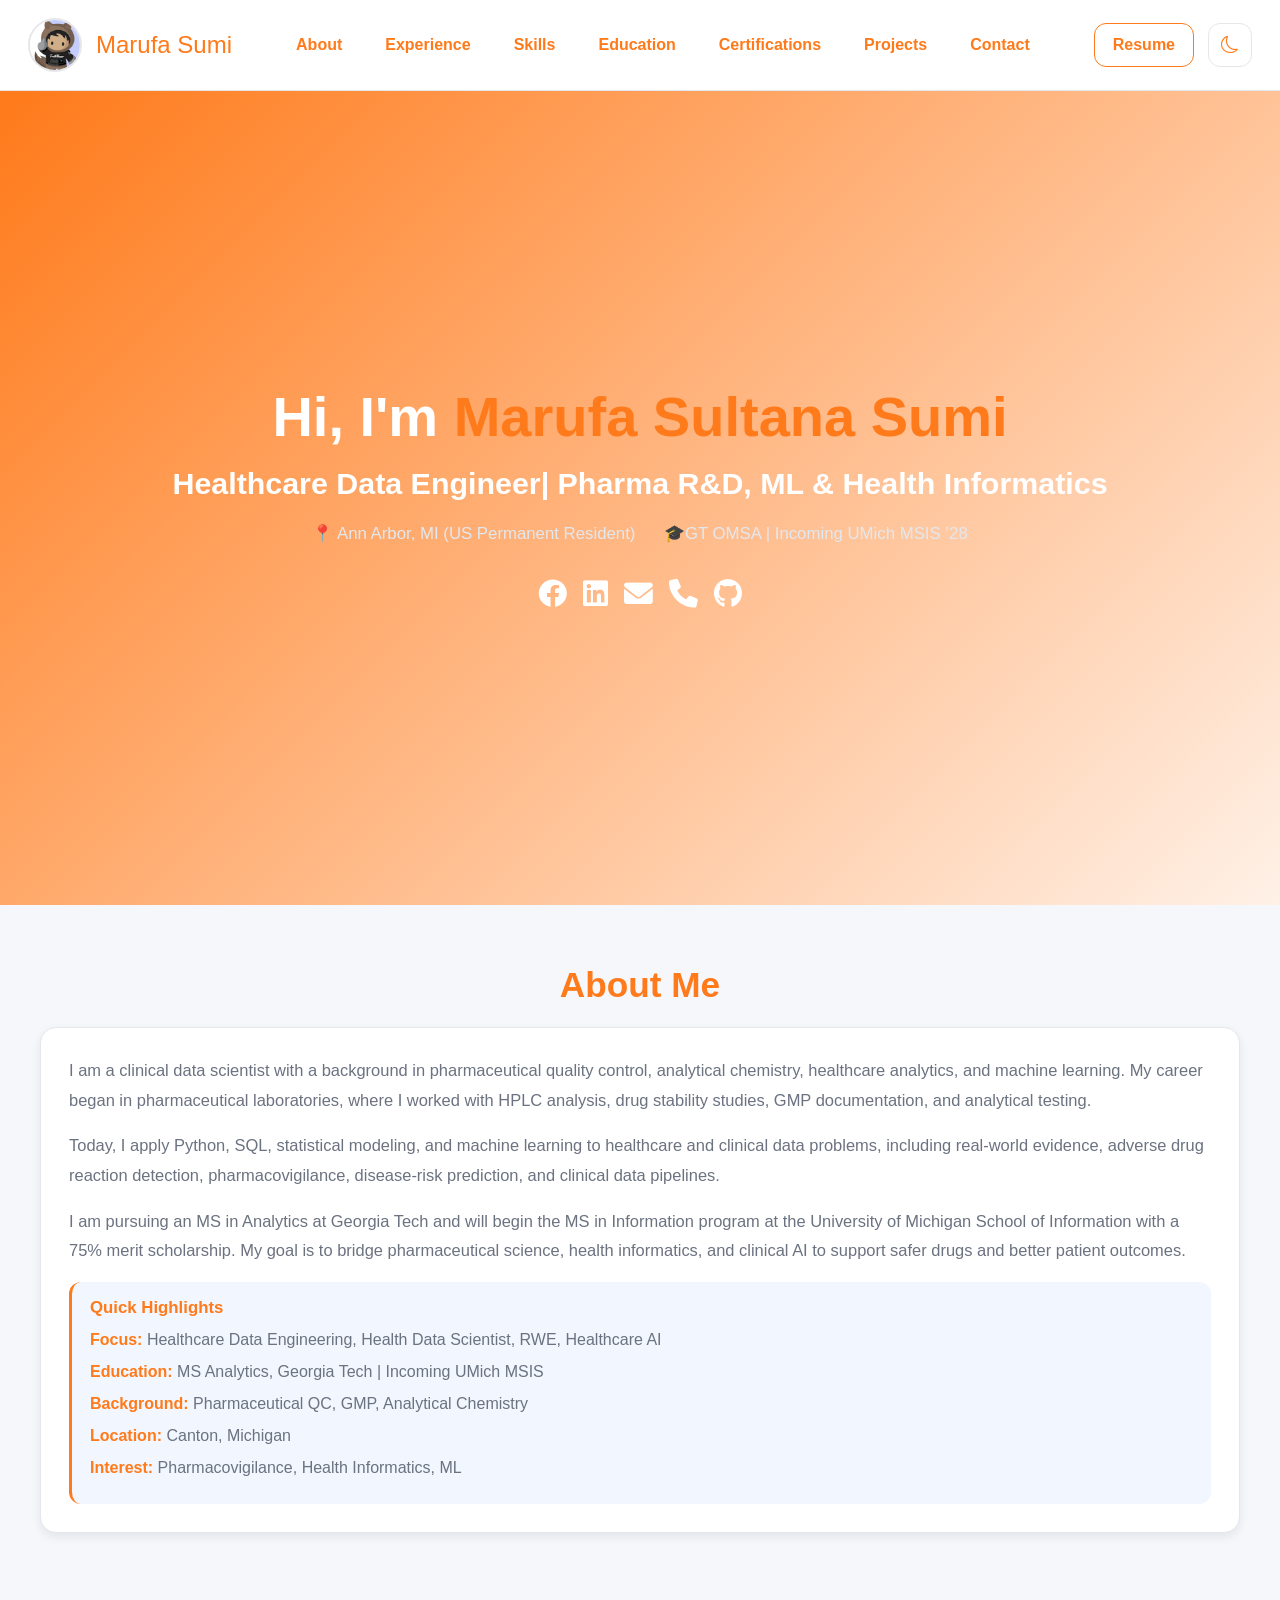
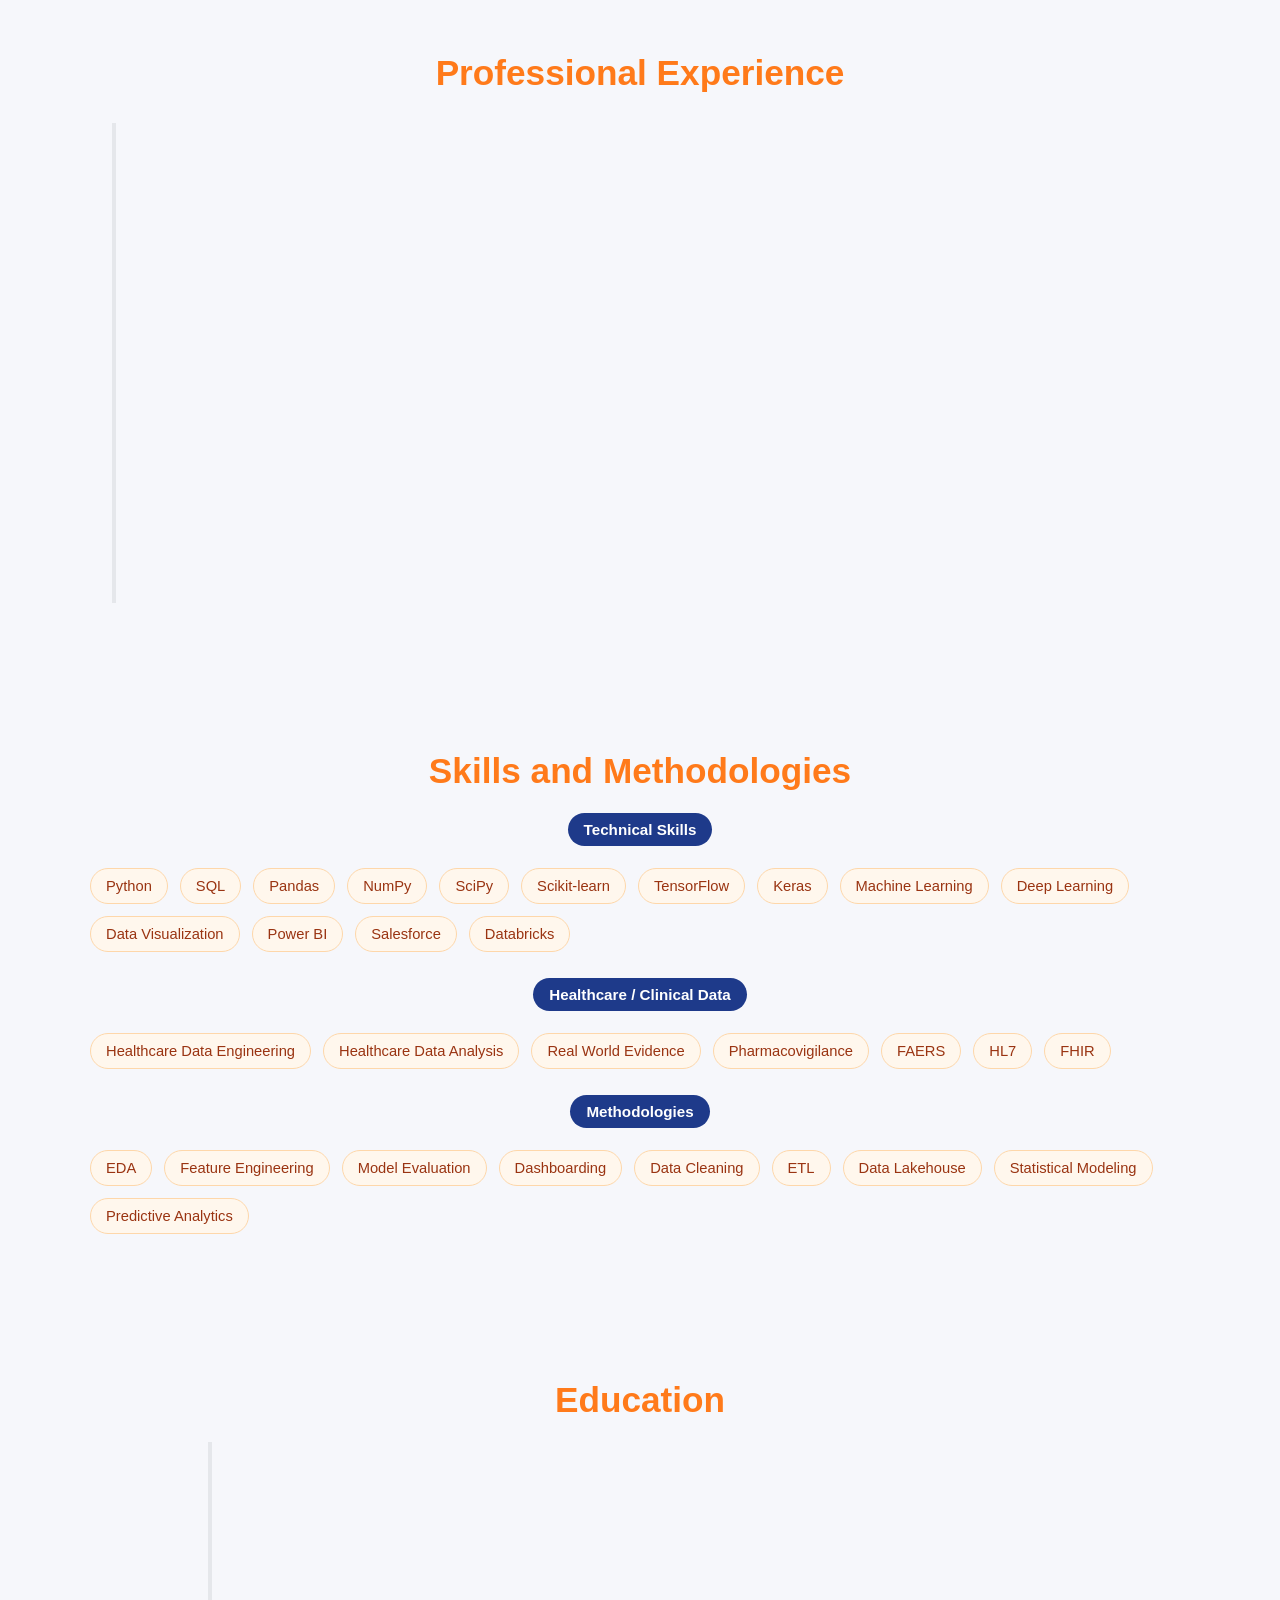
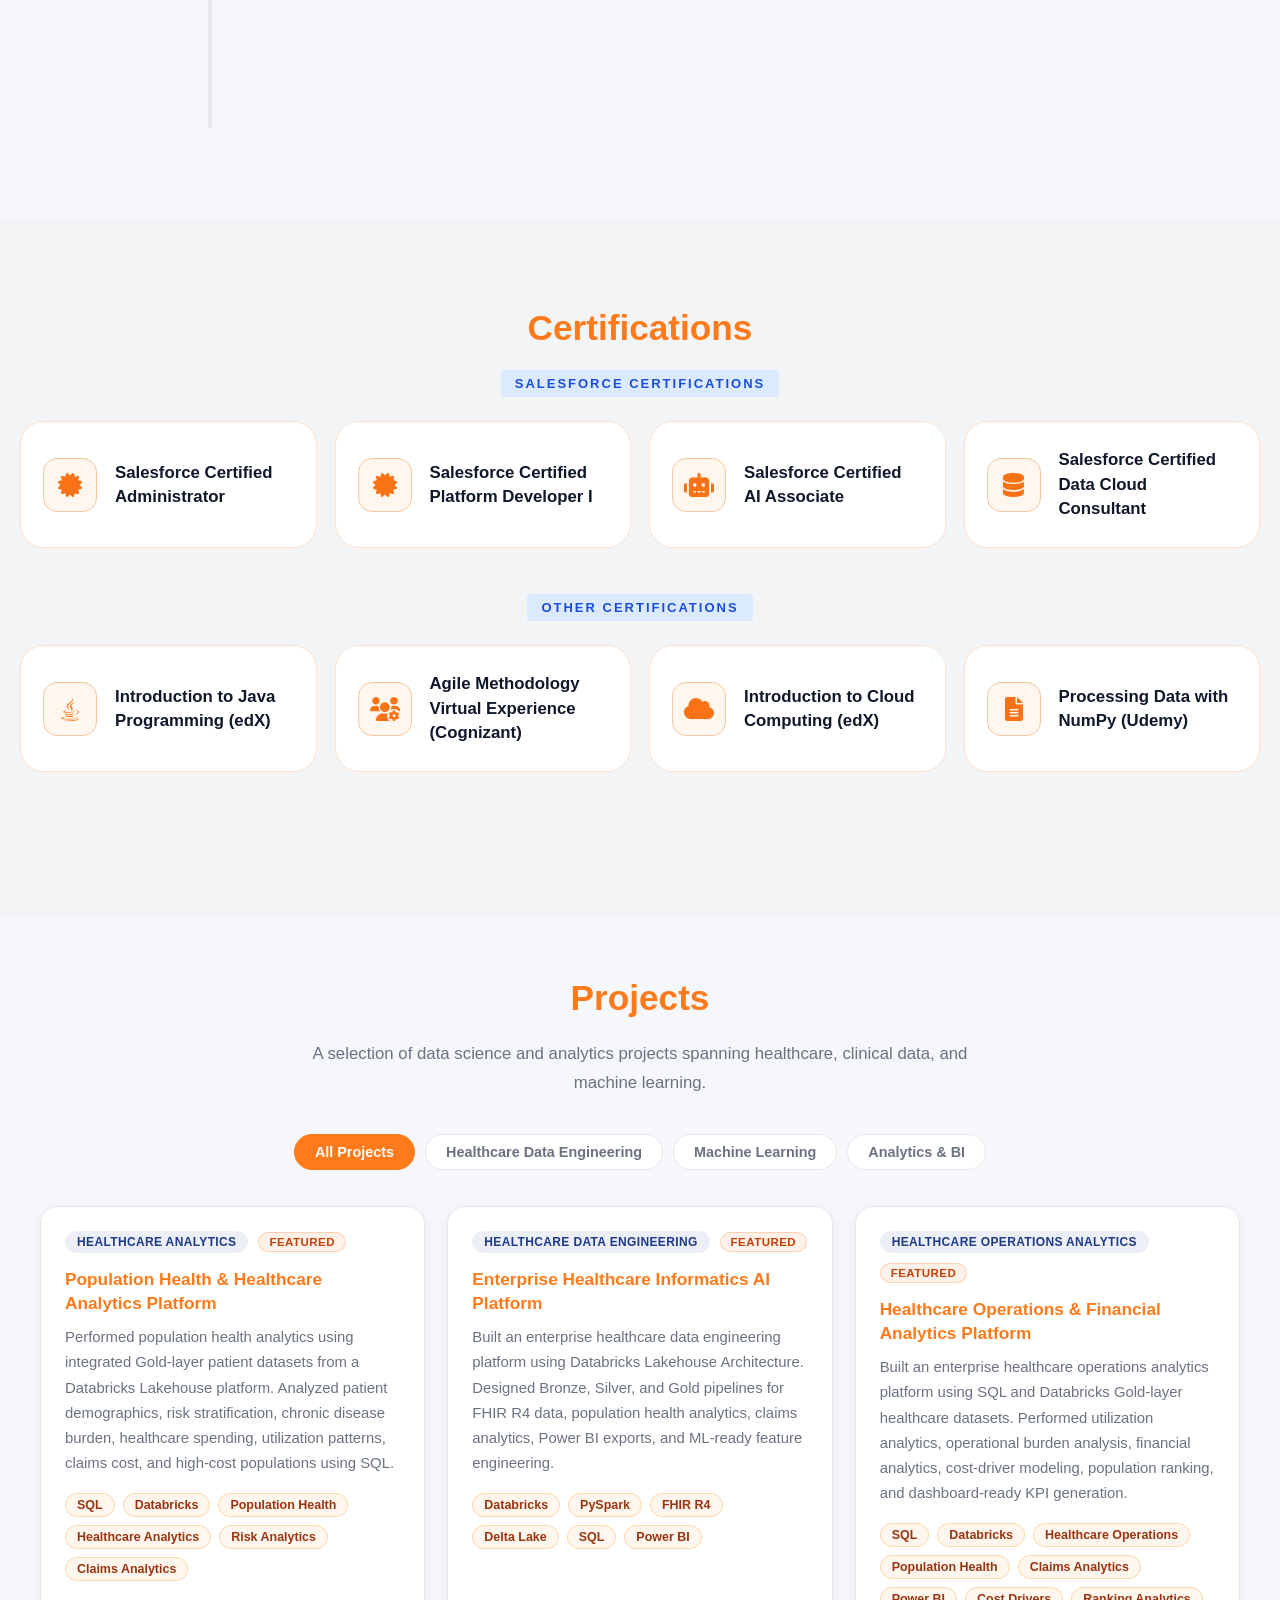
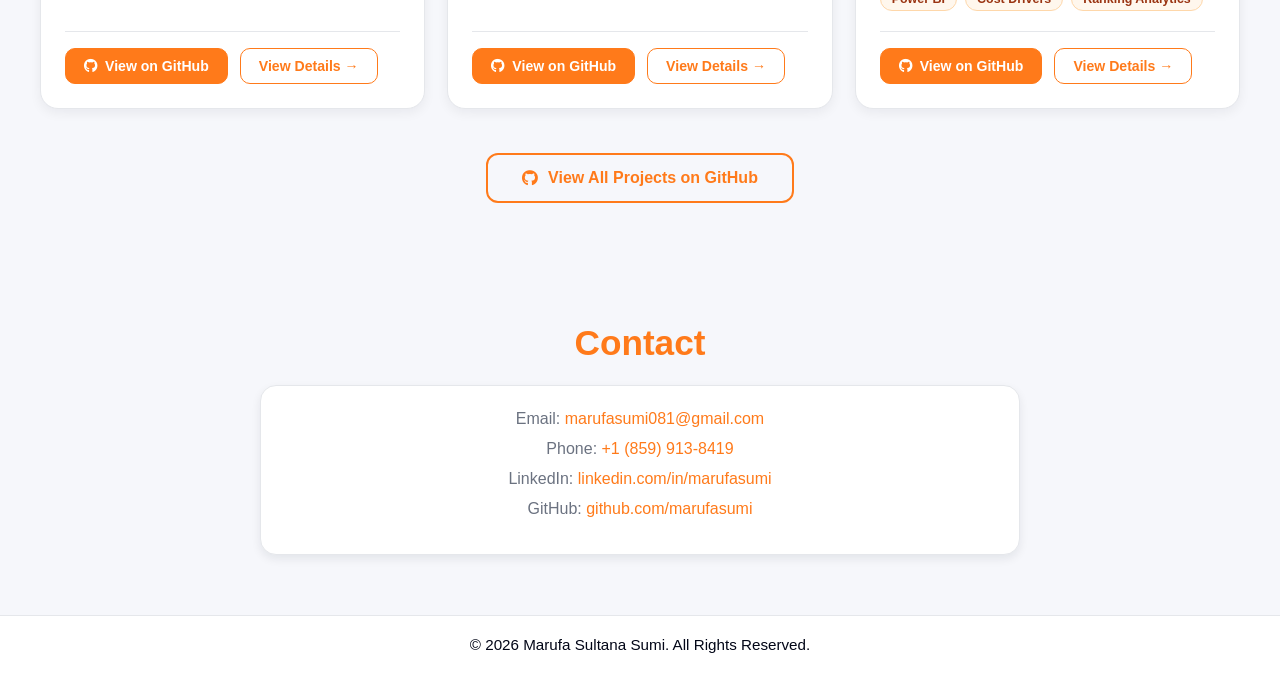
<file: index.html>
<!DOCTYPE html>
<html lang="en">
<head>
  <meta charset="UTF-8" />
  <meta name="viewport" content="width=device-width, initial-scale=1.0" />
  <title>Marufa Sumi Portfolio</title>
  <link rel="stylesheet" href="https://cdn.jsdelivr.net/npm/bootstrap-icons@1.11.3/font/bootstrap-icons.min.css" />
  <link rel="stylesheet" href="https://cdnjs.cloudflare.com/ajax/libs/font-awesome/6.0.0-beta3/css/all.min.css" />
  <link rel="stylesheet" href="./style.css" />
</head>
<body>
  <header class="top-navbar">
    <div class="top-navbar-inner">
      <a href="./index.html" class="brand-wrap">
        <img src="./images/ProfilePic_2.png" alt="Marufa Sumi" class="brand-avatar" />
        <span class="brand-name">Marufa Sumi</span>
      </a>

      <nav class="top-nav-links">
        <ul class="nav-links">
          <!--<li><a href="./index.html">Home</a></li>-->
          <li><a href="#summary-section">About</a></li>
          <li><a href="#experience">Experience</a></li>
          <li><a href="#skills">Skills</a></li>
          <li><a href="#education">Education</a></li>
          <li><a href="#certifications">Certifications</a></li>
          <li><a href="#projects">Projects</a></li>
          <li><a href="#contact">Contact</a></li>
        </ul>
      </nav>

      <div class="top-navbar-actions">
        <a href= "https://raw.githubusercontent.com/marufasumi/Resume/main/Marufa_Sumi.pdf" class="resume-btn">Resume</a>
        
        <button class="theme-toggle-btn" id="themeToggleBtn" aria-label="Toggle theme">
          <i class="fas fa-moon"></i>
        </button>
        <button class="hamburger-btn" id="hamburgerBtn" aria-label="Open menu" aria-expanded="false">
          <span></span>
          <span></span>
          <span></span>
        </button>
      </div>
    </div>
  </header>

  <div class="mobile-nav-panel" id="mobileNavPanel">
    <a href="#home">Home</a>
    <a href="#about">About</a>
    <a href="#experience">Experience</a>
    <a href="#skills">Skills</a>
    <a href="#education">Education</a>
    <a href="#certifications">Certifications</a>
    <a href="#projects">Projects</a>
    <a href="#contact">Contact</a>
    <a href="resume.pdf" class="mobile-resume-link">Resume</a>
    <a href="https://carnelian-echo-98c.notion.site/Marufa-Sumi-Blog-32ee7d7fddd280fd811ef9a1fddb6773?source=copy_link" target="_blank">Blog</a>
  </div>

  <main class="main-content">

    <!-- HERO -->
    <header id="hero" class="hero-section">
      <div class="hero-content">
        <h1 class="hero-title">Hi, I'm <span>Marufa Sultana Sumi</span></h1>
        <h2 class="hero-subtitle">Healthcare Data Engineer| Pharma R&amp;D, ML &amp; Health Informatics</h2>
        <div class="hero-meta">
          <span>📍 Ann Arbor, MI (US Permanent Resident)</span>
          <span>🎓GT OMSA | Incoming UMich MSIS ’28</span>
        </div>
        <div class="social-links">
          <a href="https://www.facebook.com/marufasumi" class="social-link" target="_blank" aria-label="Facebook"><i class="fab fa-facebook"></i></a>
          <a href="https://www.linkedin.com/in/marufasumi" class="social-link" target="_blank" aria-label="LinkedIn"><i class="fab fa-linkedin"></i></a>
          <a href="mailto:marufasumi081@gmail.com" class="social-link" aria-label="Email"><i class="fas fa-envelope"></i></a>
          <a href="tel:+18599138419" class="social-link" aria-label="Phone"><i class="fas fa-phone"></i></a>
          <a href="https://github.com/marufasumi" class="social-link" target="_blank" aria-label="GitHub"><i class="fab fa-github"></i></a>
        </div>
      </div>
    </header>

    <!-- ABOUT -->
    <section id="summary-section" class="summary-component section-block">
      <div class="section-shell">
        <h2 class="section-title centered-title">About Me</h2>
        <div class="record-view-form">
          <div class="summary-layout">
            <div class="summary-main">
              <div id="summary" class="output-field">
                <p class="summary-description">
                  I am a clinical data scientist with a background in pharmaceutical quality control, analytical chemistry, healthcare analytics, and machine learning. My career began in pharmaceutical laboratories, where I worked with HPLC analysis, drug stability studies, GMP documentation, and analytical testing.
                </p>

                <p class="summary-description">
                Today, I apply Python, SQL, statistical modeling, and machine learning to healthcare and clinical data problems, including real-world evidence, adverse drug reaction detection, pharmacovigilance, disease-risk prediction, and clinical data pipelines.
               </p>

               <p class="summary-description">
                 I am pursuing an MS in Analytics at Georgia Tech and will begin the MS in Information program at the University of Michigan School of Information with a 75% merit scholarship. My goal is to bridge pharmaceutical science, health informatics, and clinical AI to support safer drugs and better patient outcomes.
               </p>
                  
                </div>
              </div>
            </div>
            <aside class="summary-aside">
              <h3 class="summary-aside-title">Quick Highlights</h3>
              <ul class="summary-aside-list">
                <li><span>Focus:</span> Healthcare Data Engineering, Health Data Scientist, RWE, Healthcare AI</li>
                <li><span>Education:</span> MS Analytics, Georgia Tech | Incoming UMich MSIS</li>
                <li><span>Background:</span> Pharmaceutical QC, GMP, Analytical Chemistry</li>
                <li><span>Location:</span> Canton, Michigan</li>
                <li><span>Interest:</span> Pharmacovigilance, Health Informatics, ML</li>
              </ul>
            </aside>
          </div>
        </div>
      </div>
    </section>

    <!-- EXPERIENCE -->
    <section id="experience" class="section-block">
      <div class="section-shell">
        <h2 class="section-title centered-title">Professional Experience</h2>
        <ul class="timeline">
          <li class="timeline__item">
            <div class="timeline__icon">📌</div>
            <div class="timeline__details">
              <div class="timeline__header">
                <span class="timeline__role">Associate Technical Consultant</span>
                <span class="timeline__date">Aug 2023 – Dec 2024</span>
              </div>
              <div class="timeline__company">Perficient Inc · Livonia, MI</div>
              <div class="timeline__description">
                <ul>
                  <li>Analyzed operational datasets to identify process gaps, data-quality issues, and workflow inefficiencies.</li>
                  <li>Built and maintained dashboards and reports for business and technical stakeholders.</li>
                  <li>Automated data cleaning, validation, and transformation processes to reduce manual effort.</li>
                  <li>Performed root-cause analysis on data discrepancies using structured debugging and exploratory analysis.</li>
                  <li>Partnered with cross-functional teams to translate business needs into measurable analytics solutions.</li>
                </ul>
              </div>
            </div>
          </li>
          <li class="timeline__item">
            <div class="timeline__icon">🔬</div>
            <div class="timeline__details">
              <div class="timeline__header">
                <span class="timeline__role">Senior Officer, Quality Control</span>
                <span class="timeline__date">Feb 2016 – Aug 2016</span>
              </div>
              <div class="timeline__company">Renata Limited · Dhaka, Bangladesh</div>
              <div class="timeline__description">
                <ul>
                  <li>Performed chemical and physical analysis of pharmaceutical products and raw materials.</li>
                  <li>Operated HPLC, GC, UV–Vis, FT-IR, TLC, KF Titrator, and dissolution testing systems.</li>
                  <li>Supported stability studies, assay development, and impurity profiling.</li>
                  <li>Maintained GMP-compliant documentation for regulatory readiness.</li>
                </ul>
              </div>
            </div>
          </li>
          <li class="timeline__item">
            <div class="timeline__icon">🧪</div>
            <div class="timeline__details">
              <div class="timeline__header">
                <span class="timeline__role">Officer, Quality Control</span>
                <span class="timeline__date">Jan 2014 – Jan 2016</span>
              </div>
              <div class="timeline__company">Incepta Pharmaceuticals Limited · Dhaka, Bangladesh</div>
              <div class="timeline__description">
                <ul>
                  <li>Performed QC analysis of raw materials, intermediates, and finished products.</li>
                  <li>Used HPLC, GC, UV–Vis, IR, KF Titrator, and dissolution/disintegration equipment.</li>
                  <li>Maintained calibration logs, standards, and laboratory documentation.</li>
                  <li>Supported batch release testing and method validation workflows.</li>
                </ul>
              </div>
            </div>
          </li>
          <li class="timeline__item">
            <div class="timeline__icon">🏭</div>
            <div class="timeline__details">
              <div class="timeline__header">
                <span class="timeline__role">In-Plant Trainee</span>
                <span class="timeline__date">Jan 2013 – Feb 2013</span>
              </div>
              <div class="timeline__company">Eskayef Bangladesh Limited · Dhaka, Bangladesh</div>
              <div class="timeline__description">
                <ul>
                  <li>Completed rotations across Manufacturing, QA, Product Development, Warehouse, and Engineering.</li>
                  <li>Observed GMP-regulated pharmaceutical production workflows.</li>
                  <li>Developed foundational understanding of end-to-end pharmaceutical operations.</li>
                </ul>
              </div>
            </div>
          </li>
        </ul>
      </div>
    </section>

    <!-- SKILLS -->
    <section id="skills" class="section-block">
      <div class="section-shell skills-wrapper">
        <h2 class="section-title centered-title">Skills and Methodologies</h2>
        <h3 class="header">Technical Skills</h3>
        <div class="badge-container">
          <span class="badge">Python</span><span class="badge">SQL</span><span class="badge">Pandas</span>
          <span class="badge">NumPy</span><span class="badge">SciPy</span><span class="badge">Scikit-learn</span>
          <span class="badge">TensorFlow</span><span class="badge">Keras</span><span class="badge">Machine Learning</span>
          <span class="badge">Deep Learning</span><span class="badge">Data Visualization</span>
          <span class="badge">Power BI</span><span class="badge">Salesforce</span><span class="badge">Databricks</span>
        </div>
        <h3 class="header">Healthcare / Clinical Data</h3>
        <div class="badge-container">
          <span class="badge">Healthcare Data Engineering</span><span class="badge">Healthcare Data Analysis</span>
          <span class="badge">Real World Evidence</span><span class="badge">Pharmacovigilance</span>
          <span class="badge">FAERS</span><span class="badge">HL7</span><span class="badge">FHIR</span>
        </div>
        <h3 class="header">Methodologies</h3>
        <div class="badge-container">
          <span class="badge">EDA</span><span class="badge">Feature Engineering</span><span class="badge">Model Evaluation</span>
          <span class="badge">Dashboarding</span><span class="badge">Data Cleaning</span><span class="badge">ETL</span></span><span class="badge">Data Lakehouse</span>
          <span class="badge">Statistical Modeling</span><span class="badge">Predictive Analytics</span>
        </div>
      </div>
    </section>

    <!-- EDUCATION -->
    <section id="education" class="section-block">
      <div class="section-shell">
        <h2 class="section-title centered-title">Education</h2>
        <div class="education-timeline">
          <div class="timeline-item">
             <div class="timeline-icon">
             <i class="fas fa-graduation-cap"></i>
              </div>
            <div class="timeline-content">
              <h3>MS in Analytics</h3>
              <ul>
                <li>Georgia Institute of Technology</li>
                <li>Focus on analytics, machine learning, and data-driven decision making</li>
              </ul>
            </div>
          </div>
          <div class="timeline-item">
            <div class="timeline-icon">
              <i class="fas fa-graduation-cap"></i>
            </div>
            <div class="timeline-content">
              <h3>Bachelor of Pharmacy</h3>
              <ul>
                <li>State University of Bangladesh</li>
                <li>Strong foundation in pharmaceutical sciences and research</li>
              </ul>
            </div>
          </div>
        </div>
      </div>
    </section>

    <!-- CERTIFICATIONS -->
    <section class="certifications-section" id="certifications">
      <div class="certifications-container">
        <h2 class="section-title">Certifications</h2>
        <div class="cert-group">
          <div class="cert-group-label">SALESFORCE CERTIFICATIONS</div>
          <div class="cert-grid">
            <div class="cert-card"><div class="cert-icon-box"><i class="fas fa-certificate"></i></div><div class="cert-text">Salesforce Certified <br />Administrator</div></div>
            <div class="cert-card"><div class="cert-icon-box"><i class="fas fa-certificate"></i></div><div class="cert-text">Salesforce Certified <br />Platform Developer I</div></div>
            <div class="cert-card"><div class="cert-icon-box"><i class="fas fa-robot"></i></div><div class="cert-text">Salesforce Certified <br />AI Associate</div></div>
            <div class="cert-card"><div class="cert-icon-box"><i class="fas fa-database"></i></div><div class="cert-text">Salesforce Certified <br />Data Cloud Consultant</div></div>
          </div>
        </div>
        <div class="cert-group">
          <div class="cert-group-label">OTHER CERTIFICATIONS</div>
          <div class="cert-grid">
            <div class="cert-card"><div class="cert-icon-box"><i class="fab fa-java"></i></div><div class="cert-text">Introduction to Java <br />Programming (edX)</div></div>
            <div class="cert-card"><div class="cert-icon-box"><i class="fas fa-users-cog"></i></div><div class="cert-text">Agile Methodology <br />Virtual Experience (Cognizant)</div></div>
            <div class="cert-card"><div class="cert-icon-box"><i class="fas fa-cloud"></i></div><div class="cert-text">Introduction to Cloud <br />Computing (edX)</div></div>
            <div class="cert-card"><div class="cert-icon-box"><i class="fas fa-file-alt"></i></div><div class="cert-text">Processing Data with <br />NumPy (Udemy)</div></div>
          </div>
        </div>
      </div>
    </section>

    <!-- =========================================
         PROJECTS SECTION
         - Filter tabs by category
         - Expandable project cards
         - GitHub + Demo links
    ========================================== -->
    <section id="projects" class="section-block projects-home-section">
      <div class="section-shell">
        <h2 class="section-title centered-title">Projects</h2>
        <p class="projects-home-subtitle">A selection of data science and analytics projects spanning healthcare, clinical data, and machine learning.</p>

        <!-- Filter Tabs -->
        <div class="project-filter-tabs" id="projectFilterTabs">
          <button class="project-filter-btn active" data-filter="all">All Projects</button>
          <button class="project-filter-btn" data-filter="healthcare data engineer" >Healthcare  Data Engineering</button>
          <button class="project-filter-btn" data-filter="ml">Machine Learning</button>
          <button class="project-filter-btn" data-filter="analytics">Analytics &amp; BI</button>
        </div>

        <!-- Projects Grid -->
        <div class="projects-home-grid" id="projectsHomeGrid">

        

         <!-- =========================
PROJECT 1 (TEMPORARILY HIDDEN)
Drug Adverse Event Signal Detection
=========================

<div class="project-home-card" data-category="healthcare ml">

    <div class="project-home-card-top">

        <div class="project-home-meta">

            <span class="project-home-category-tag">
                Healthcare Data Engineering
            </span>

            <span class="project-home-status featured">
                Featured
            </span>

        </div>

        <h3 class="project-home-title">
            Drug Adverse Event Signal Detection
        </h3>

        <p class="project-home-desc">

            Mined the FDA FAERS database to identify disproportionality signals
            for drug-adverse event pairs using Reporting Odds Ratio (ROR)
            and Proportional Reporting Ratio (PRR). Built an interactive
            Tableau dashboard to surface high-risk signals for
            pharmacovigilance teams.

        </p>

        <div class="project-home-tags">

            <span class="project-home-tag">Python</span>

            <span class="project-home-tag">FAERS</span>

            <span class="project-home-tag">Pharmacovigilance</span>

            <span class="project-home-tag">Tableau</span>

            <span class="project-home-tag">SQL</span>

        </div>

    </div>

    <div class="project-home-card-footer">

        <a href="https://github.com/marufasumi"
           target="_blank"
           class="project-home-link project-home-link--primary">

           <i class="fab fa-github"></i>

           View on GitHub

        </a>


        <a href="./project_dashboards/faers/project_details.html"
           target="_blank"
           class="project-home-link project-home-link--secondary">

           View Details →

        </a>

    </div>

</div>

=========================
END PROJECT 1
========================= -->
        
<!-- Project 2 -->
          <!-- Population Health & Healthcare Analytics Platform -->
<div class="project-home-card" data-category="analytics">
  <div class="project-home-card-top">
    <div class="project-home-meta">
      <span class="project-home-category-tag">Healthcare Analytics</span>
      <span class="project-home-status featured">Featured</span>
    </div>

    <h3 class="project-home-title">Population Health & Healthcare Analytics Platform</h3>

    <p class="project-home-desc">
      Performed population health analytics using integrated Gold-layer patient datasets
      from a Databricks Lakehouse platform. Analyzed patient demographics, risk
      stratification, chronic disease burden, healthcare spending, utilization patterns,
      claims cost, and high-cost populations using SQL.
    </p>

    <div class="project-home-tags">
      <span class="project-home-tag">SQL</span>
      <span class="project-home-tag">Databricks</span>
      <span class="project-home-tag">Population Health</span>
      <span class="project-home-tag">Healthcare Analytics</span>
      <span class="project-home-tag">Risk Analytics</span>
      <span class="project-home-tag">Claims Analytics</span>
    </div>
  </div>

  <div class="project-home-card-footer">
    <a href="https://github.com/marufasumi/enterprise-healthcare-informatics-ai-platform"
       target="_blank"
       class="project-home-link project-home-link--primary">
      <i class="fab fa-github"></i> View on GitHub
    </a>

    <a href="./project_dashboards/healthcare_analytics/project_details.html"
       target="_blank"
       class="project-home-link project-home-link--secondary">
      View Details →
    </a>
  </div>
</div>

         

<!--Project 3 -->
          <!-- Enterprise Healthcare Informatics AI Platform -->
<div class="project-home-card" data-category="healthcare data engineer" >
  <div class="project-home-card-top">
    <div class="project-home-meta">
      <span class="project-home-category-tag">Healthcare Data Engineering</span>
      <span class="project-home-status featured">Featured</span>
    </div>

    <h3 class="project-home-title">Enterprise Healthcare Informatics AI Platform</h3>

    <p class="project-home-desc">
      Built an enterprise healthcare data engineering platform using Databricks Lakehouse Architecture.
      Designed Bronze, Silver, and Gold pipelines for FHIR R4 data, population health analytics,
      claims analytics, Power BI exports, and ML-ready feature engineering.
    </p>

    <div class="project-home-tags">
      <span class="project-home-tag">Databricks</span>
      <span class="project-home-tag">PySpark</span>
      <span class="project-home-tag">FHIR R4</span>
      <span class="project-home-tag">Delta Lake</span>
      <span class="project-home-tag">SQL</span>
      <span class="project-home-tag">Power BI</span>
    </div>
  </div>



  <div class="project-home-card-footer">
    <a href="https://github.com/marufasumi/enterprise-healthcare-informatics-ai-platform/tree/main/01_data_engineering"
       target="_blank"
       class="project-home-link project-home-link--primary">
      <i class="fab fa-github"></i> View on GitHub
    </a>

    <a href="./project_dashboards/healthcare_de/project_details.html"
       target="_blank"
       class="project-home-link project-home-link--secondary">
      View Details →
    </a>
  </div>
</div>

<!-- Notebook 22 — Healthcare Operations Analytics -->
<div class="project-home-card" data-category="healthcare analytics sql operations">

  <div class="project-home-card-top">

    <div class="project-home-meta">
      <span class="project-home-category-tag">
        Healthcare Operations Analytics
      </span>

      <span class="project-home-status featured">
        Featured
      </span>
    </div>

    <h3 class="project-home-title">
      Healthcare Operations & Financial Analytics Platform
    </h3>

    <p class="project-home-desc">

      Built an enterprise healthcare operations analytics platform using SQL and
      Databricks Gold-layer healthcare datasets. Performed utilization analytics,
      operational burden analysis, financial analytics, cost-driver modeling,
      population ranking, and dashboard-ready KPI generation.

    </p>

    <div class="project-home-tags">

      <span class="project-home-tag">SQL</span>

      <span class="project-home-tag">Databricks</span>

      <span class="project-home-tag">Healthcare Operations</span>

      <span class="project-home-tag">Population Health</span>

      <span class="project-home-tag">Claims Analytics</span>

      <span class="project-home-tag">Power BI</span>

      <span class="project-home-tag">Cost Drivers</span>

      <span class="project-home-tag">Ranking Analytics</span>

    </div>

  </div>

  <div class="project-home-card-footer">

    <a href="https://github.com/marufasumi/enterprise-healthcare-informatics-ai-platform"
       target="_blank"
       class="project-home-link project-home-link--primary">

      <i class="fab fa-github"></i>

      View on GitHub

    </a>


    <a href="./project_dashboards/healthcare_operations/project_details.html"
       target="_blank"
       class="project-home-link project-home-link--secondary">

      View Details →

    </a>

  </div>

</div>
        
        </div><!-- end projects-home-grid -->

        <div class="projects-home-cta">
          <a href="https://github.com/marufasumi" target="_blank" class="projects-all-btn">
            <i class="fab fa-github"></i> View All Projects on GitHub
          </a>
        </div>

      </div>
    </section>

    <!-- CONTACT -->
    <section id="contact" class="section-block contact-section">
      <div class="section-shell">
        <h2 class="section-title centered-title">Contact</h2>
        <div class="contact-card">
          <p>Email: <a href="mailto:marufasumi081@gmail.com">marufasumi081@gmail.com</a></p>
          <p>Phone: <a href="tel:+18599138419">+1 (859) 913-8419</a></p>
          <p>LinkedIn: <a href="https://www.linkedin.com/in/marufasumi" target="_blank">linkedin.com/in/marufasumi</a></p>
          <p>GitHub: <a href="https://github.com/marufasumi" target="_blank">github.com/marufasumi</a></p>
        </div>
      </div>
    </section>

  </main>

  <footer class="footer-bottom">
    <p>&copy; 2026 Marufa Sultana Sumi. All Rights Reserved.</p>
  </footer>

  <script src="./script.js"></script>
</body>
</html>
</file>
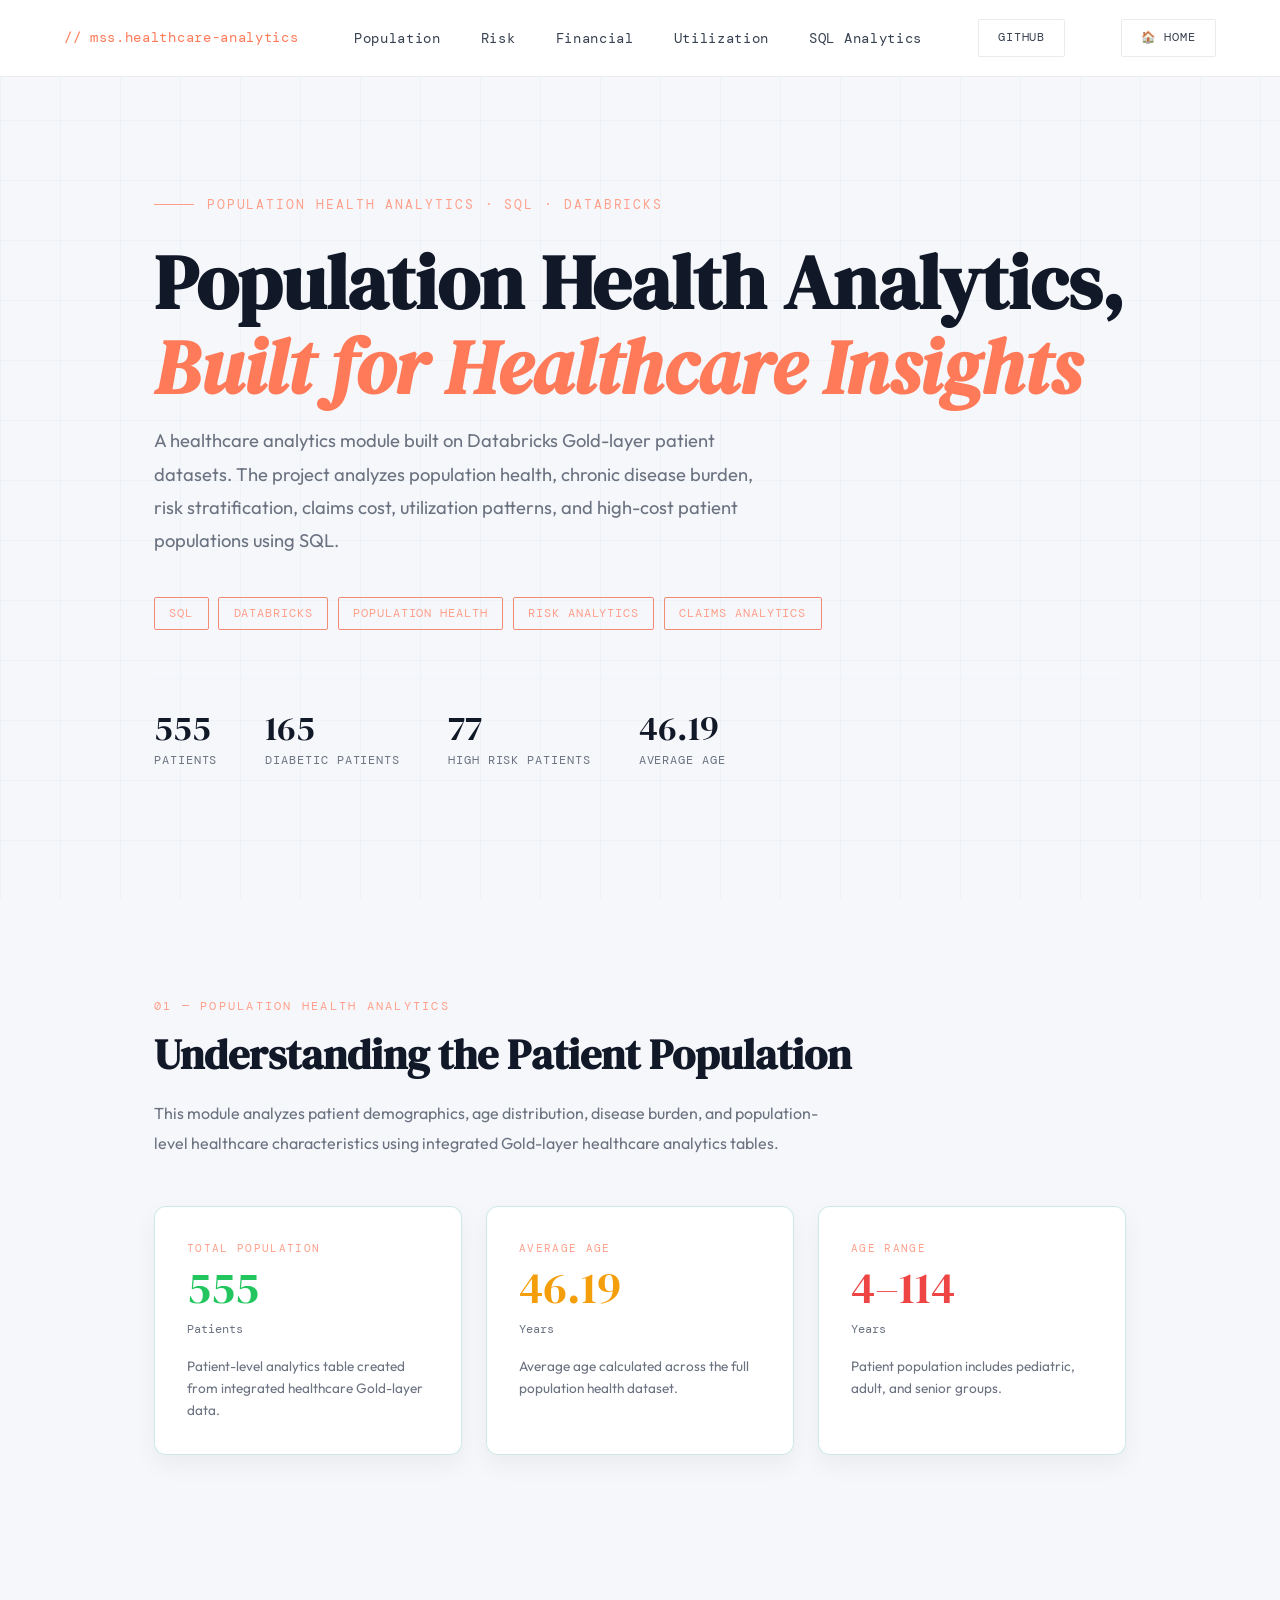
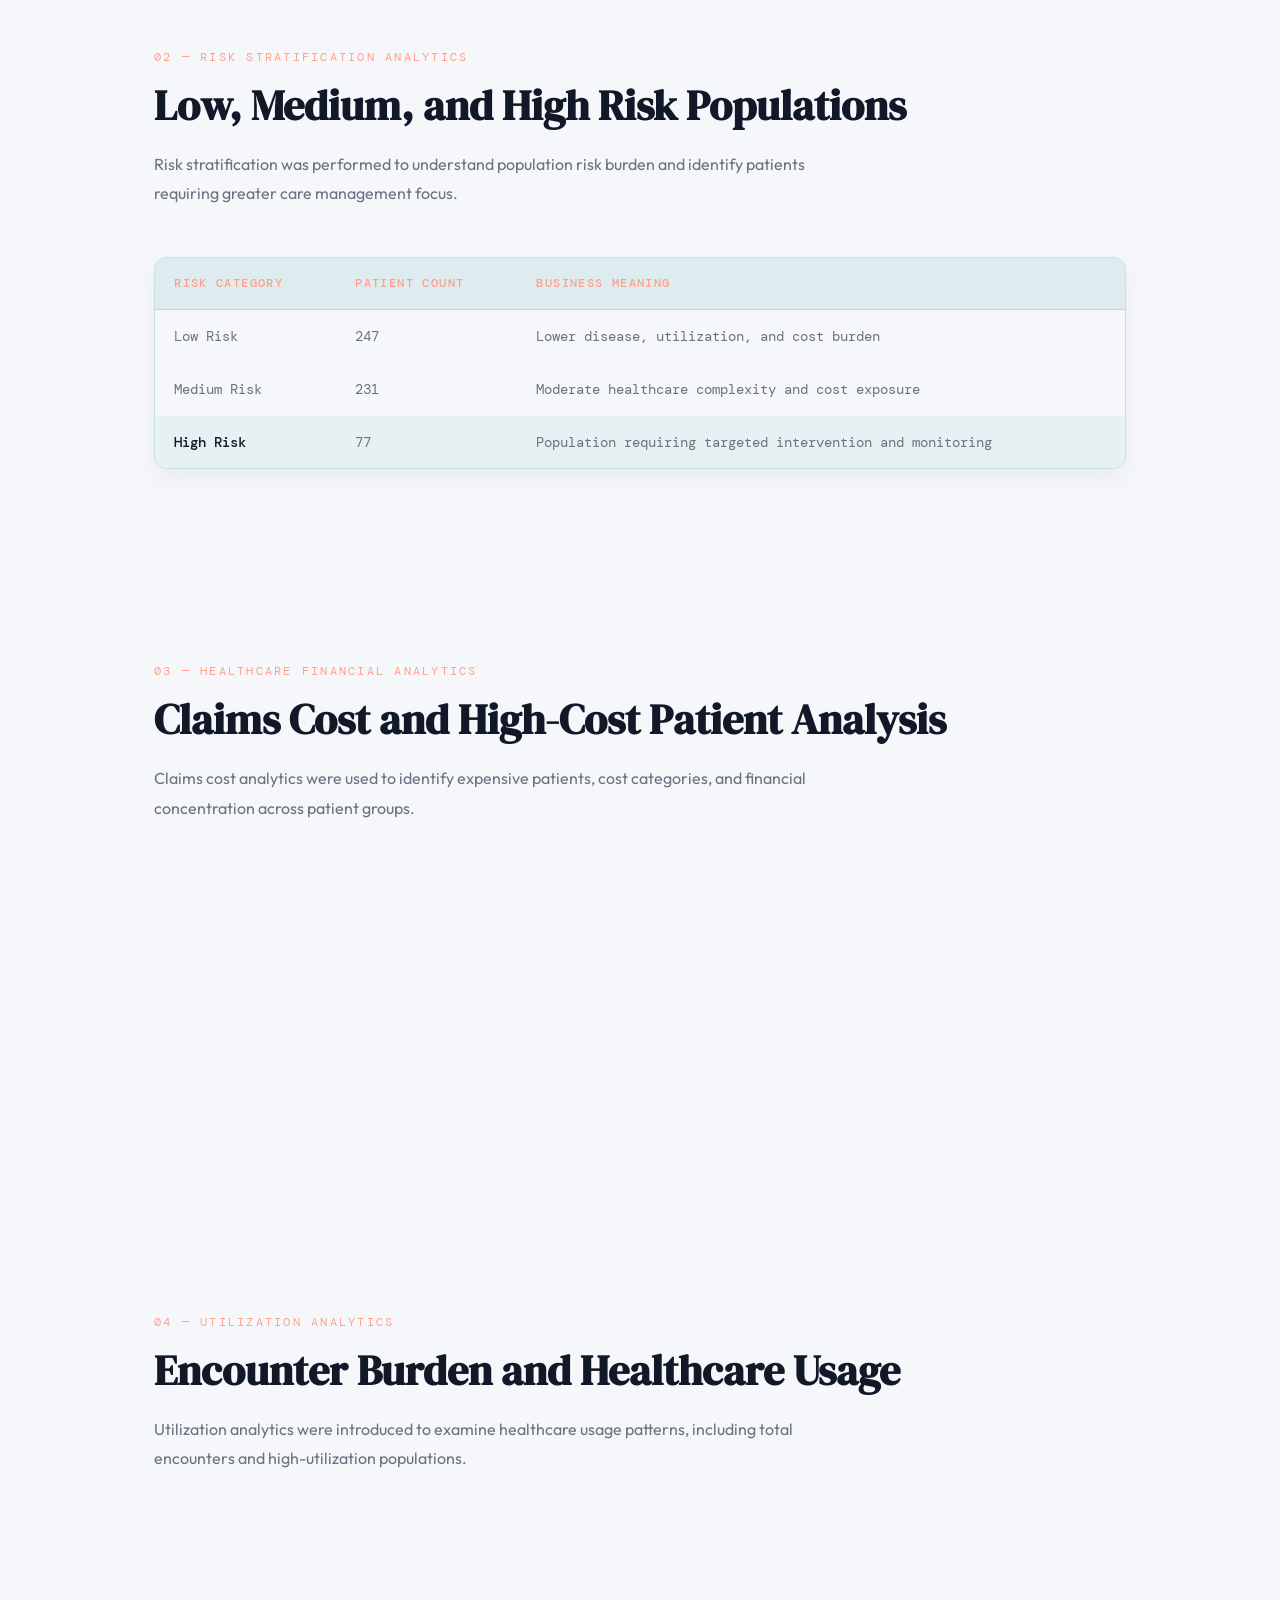
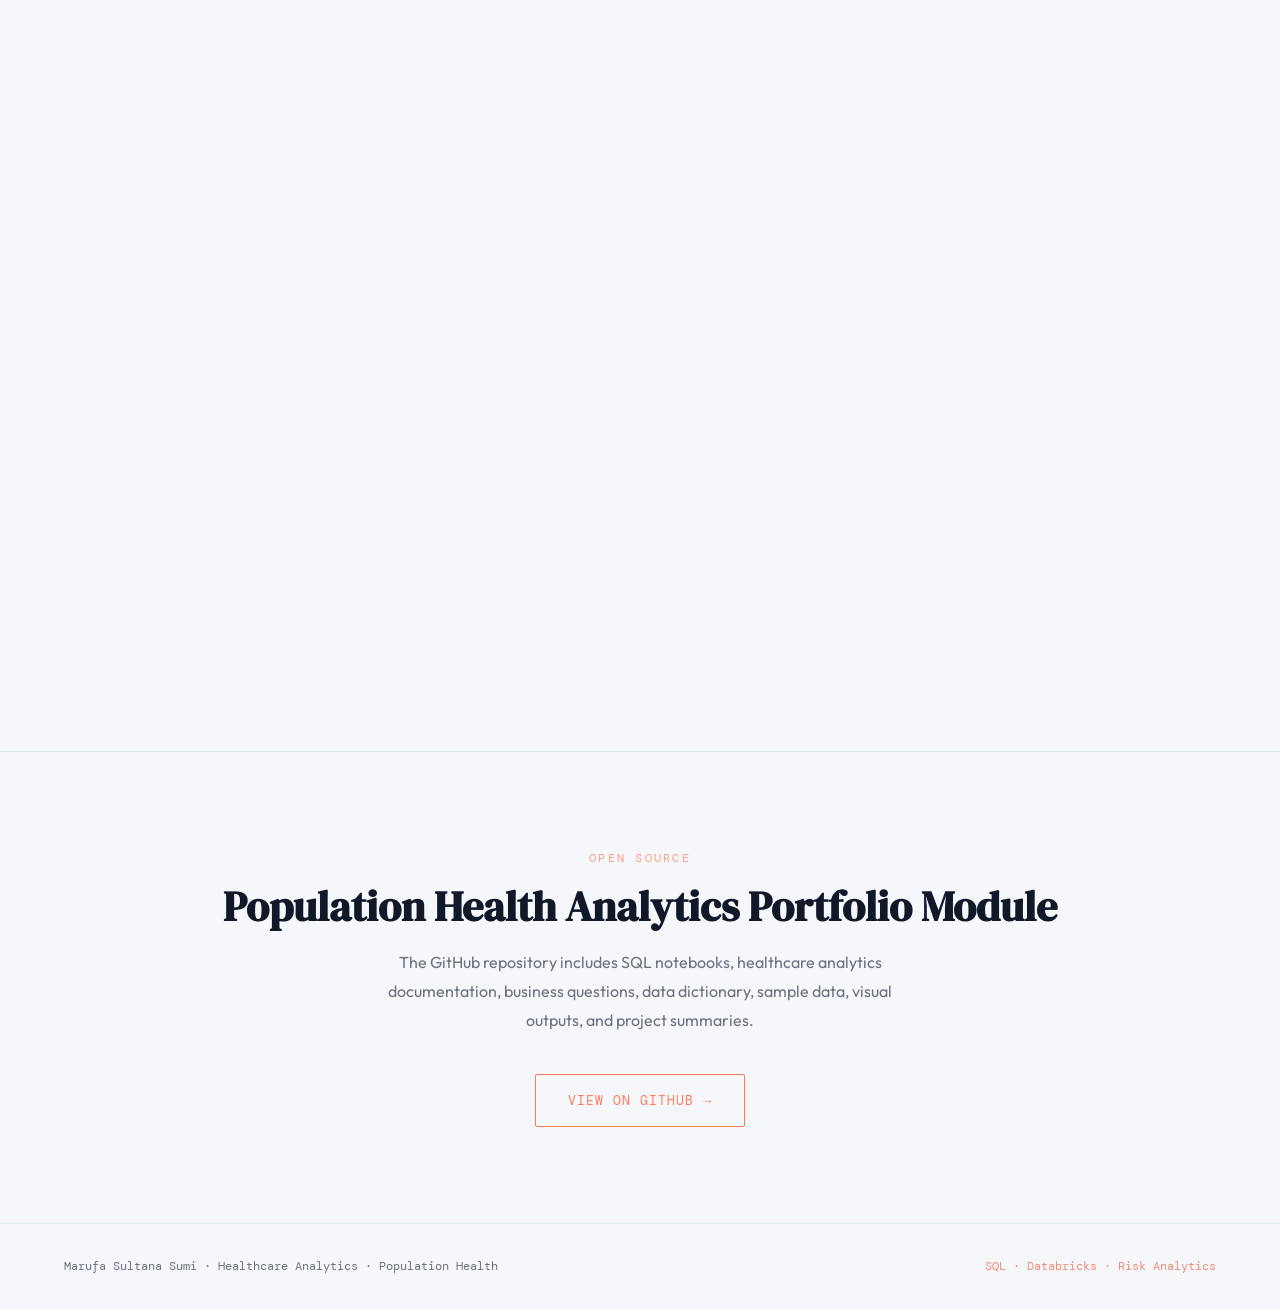
<file: project_dashboards/healthcare_analytics/project_details.html>
<!DOCTYPE html>
<html lang="en">
<head>
<meta charset="UTF-8">
<meta name="viewport" content="width=device-width, initial-scale=1.0">
<title>Population Health Analytics Platform — Marufa Sultana Sumi</title>

<link href="https://fonts.googleapis.com/css2?family=DM+Serif+Display:ital@0;1&family=DM+Mono:wght@400;500&family=Outfit:wght@300;400;500;600&display=swap" rel="stylesheet">

<style>
 :root {
  /* 🌿 NEW LIGHT MEDICAL THEME */

  --navy: #f6f7fb;              /* main background */
  --navy-mid: #ffffff;          /* cards */
  --teal: #f28b74;              /* primary coral */
  --teal-light: #ff9f8a;        /* soft coral */
  --teal-dim: rgba(242,139,116,0.1);

  --accent: #ff7a59;            /* highlight orange */
  --warn: #f59e0b;

  --slate: #6b7280;             /* text secondary */
  --light: #374151;             /* text primary */
  --white: #111827;             /* headings */

  --mono: 'DM Mono', monospace;
  --serif: 'DM Serif Display', serif;
  --sans: 'Outfit', sans-serif;
}

*, *::before, *::after { box-sizing: border-box; margin: 0; padding: 0; }
html { scroll-behavior: smooth; }
body {
  background: var(--navy);
  color: var(--slate);
  font-family: var(--sans);
  font-size: 16px;
  line-height: 1.7;
  overflow-x: hidden;
}
/* Soft UI upgrade */
.pipeline-step,
.profile-card,
.cluster-card,
.ror-formula,
.criteria-list,
.results-table-wrap,
.tech-item,
.panel {
  border-radius: 12px;
  box-shadow: 0 10px 25px rgba(0,0,0,0.05);
}

/* ── Grid bg ── */
body::before {
  content: '';
  position: fixed; inset: 0;
  background-image:
    linear-gradient(rgba(13,148,136,0.04) 1px, transparent 1px),
    linear-gradient(90deg, rgba(13,148,136,0.04) 1px, transparent 1px);
  background-size: 60px 60px;
  pointer-events: none; z-index: 0;
}

/* ── Nav ── */
nav {
  position: fixed; top: 0; left: 0; right: 0; z-index: 100;
  display: flex; justify-content: space-between; align-items: center;
  padding: 1.2rem 4rem;
  background: white;
  backdrop-filter: blur(12px);
  border-bottom: 1px solid rgba(0,0,0,0.08);

}
.nav-logo {
  font-family: var(--mono);
  color: var(--accent);
  font-size: 0.85rem;
  letter-spacing: 0.05em;
}
.nav-links { display: flex; gap: 2.5rem; list-style: none; }
.nav-links a {
  color: var(--light);
  text-decoration: none;
  font-size: 0.85rem;
  font-family: var(--mono);
  letter-spacing: 0.05em;
  transition: color 0.2s;
}
.nav-links a:hover { color: var(--accent); }

/* FOR GITHUB AND DEMO */
/* ===== NAV ACTIONS ===== */
.nav-actions {
  display: flex;
  gap: 0.8rem;
  align-items: center;
}

/* Base button */
.nav-btn {
  display: inline-flex;
  align-items: center;
  gap: 0.5rem;
  font-family: var(--mono);
  font-size: 0.72rem;
  letter-spacing: 0.08em;
  text-transform: uppercase;
  padding: 0.5rem 1.2rem;
  border-radius: 2px;
  text-decoration: none;
  transition: all 0.2s ease;
  border: 1px solid;
}

/* 🔥 Live Demo Button */
.demo-btn {
  background: var(--accent);
  color: white;
  border-color: var(--accent);
  font-weight: 500;
}

.demo-btn:hover {
  background: #ff6a45;
  border-color: #ff6a45;
}

/* 🔴 Pulsing live dot */
.live-dot {
  width: 6px;
  height: 6px;
  background: #22c55e;
  border-radius: 50%;
  display: inline-block;
  animation: pulse 1.5s infinite;
}

@keyframes pulse {
  0% { box-shadow: 0 0 0 0 rgba(34,197,94,0.6); }
  70% { box-shadow: 0 0 0 6px rgba(34,197,94,0); }
  100% { box-shadow: 0 0 0 0 rgba(34,197,94,0); }
}

/* 💻 GitHub Button */
/* 💻 GitHub (Secondary) */
.github-btn {
  background: #ffffff;
  color: #374151;
  border: 1px solid rgba(0,0,0,0.08);
}

.github-btn:hover {
  border-color: var(--accent);
  color: var(--accent);
  box-shadow: 0 6px 16px rgba(0,0,0,0.08);
  transform: translateY(-1px);
}

/* GitHub icon */
.github-icon {
  width: 14px;
  height: 14px;
}

/* ── Hero ── */
.hero {
  position: relative; z-index: 1;
  min-height: 100vh;
  display: flex; align-items: center;
  padding: 8rem 4rem 4rem;
  max-width: 1100px; margin: 0 auto;
}
.hero-tag {
  font-family: var(--mono);
  color: var(--teal-light);
  font-size: 0.8rem;
  letter-spacing: 0.15em;
  text-transform: uppercase;
  margin-bottom: 1.5rem;
  display: flex; align-items: center; gap: 0.8rem;
}
.hero-tag::before {
  content: '';
  display: inline-block; width: 40px; height: 1px;
  background: var(--teal-light);
}
.hero h1 {
  font-family: var(--serif);
  font-size: clamp(2.8rem, 6vw, 5rem);
  color: var(--white);
  line-height: 1.1;
  margin-bottom: 1rem;
}
.hero h1 em {
  font-style: italic;
  color: var(--accent);
}
.hero-sub {
  font-size: 1.15rem;
  color: var(--slate);
  max-width: 600px;
  margin-bottom: 2.5rem;
  line-height: 1.8;
}
.hero-badges {
  display: flex; flex-wrap: wrap; gap: 0.6rem;
  margin-bottom: 3rem;
}
.badge {
  font-family: var(--mono);
  font-size: 0.72rem;
  padding: 0.35rem 0.9rem;
  border: 1px solid var(--teal);
  color: var(--teal-light);
  border-radius: 2px;
  letter-spacing: 0.08em;
  text-transform: uppercase;
}
.hero-stats {
  display: flex; gap: 3rem;
  padding-top: 2rem;
  border-top: 1px solid rgba(204,214,246,0.08);
}
.stat-val {
  font-family: var(--serif);
  font-size: 2.2rem;
  color: var(--white);
  line-height: 1;
}
.stat-label {
  font-family: var(--mono);
  font-size: 0.72rem;
  color: var(--slate);
  letter-spacing: 0.08em;
  text-transform: uppercase;
  margin-top: 0.3rem;
}

/* ── Sections ── */
section {
  position: relative; z-index: 1;
  max-width: 1100px; margin: 0 auto;
  padding: 6rem 4rem;
}
.section-label {
  font-family: var(--mono);
  color: var(--teal-light);
  font-size: 0.78rem;
  letter-spacing: 0.18em;
  text-transform: uppercase;
  margin-bottom: 0.8rem;
}
.section-title {
  font-family: var(--serif);
  font-size: clamp(1.8rem, 3.5vw, 2.6rem);
  color: var(--white);
  margin-bottom: 1.2rem;
  line-height: 1.2;
}
.section-body {
  font-size: 1rem;
  line-height: 1.85;
  max-width: 680px;
  margin-bottom: 3rem;
}

/* ── Pipeline ── */
.pipeline {
  display: grid;
  grid-template-columns: repeat(auto-fit, minmax(200px, 1fr));
  gap: 1px;
  background: rgba(13,148,136,0.15);
  border: 1px solid rgba(13,148,136,0.15);
  margin-top: 2rem;
}
.pipeline-step {
  background: var(--navy);
  padding: 2rem 1.5rem;
  position: relative;
  transition: background 0.25s;
}
.pipeline-step:hover { background: var(--navy-mid); }
.step-num {
  font-family: var(--mono);
  font-size: 0.7rem;
  color: var(--teal);
  letter-spacing: 0.1em;
  margin-bottom: 0.8rem;
}
.step-title {
  font-family: var(--sans);
  font-size: 0.95rem;
  font-weight: 600;
  color: var(--light);
  margin-bottom: 0.5rem;
}
.step-desc {
  font-size: 0.82rem;
  line-height: 1.6;
  color: var(--slate);
}
.step-num-big {
  position: absolute; top: 1.5rem; right: 1.5rem;
  font-family: var(--serif);
  font-size: 3rem;
  color: rgba(13,148,136,0.07);
  line-height: 1;
}

/* ── ROR explainer ── */
.ror-grid {
  display: grid;
  grid-template-columns: 1fr 1fr;
  gap: 2rem;
  margin-top: 2.5rem;
}
.ror-formula {
  background: var(--navy-mid);
  border: 1px solid rgba(13,148,136,0.2);
  border-left: 3px solid var(--teal);
  padding: 2rem;
  font-family: var(--mono);
}
.formula-title {
  font-size: 0.72rem;
  color: var(--teal-light);
  letter-spacing: 0.12em;
  text-transform: uppercase;
  margin-bottom: 1rem;
}
.formula-math {
  font-size: 1rem;
  color: var(--white);
  line-height: 2;
}
.formula-math span { color: var(--accent); }
.criteria-list {
  background: var(--navy-mid);
  border: 1px solid rgba(13,148,136,0.2);
  padding: 2rem;
}
.criteria-item {
  display: flex; gap: 1rem; align-items: flex-start;
  padding: 0.8rem 0;
  border-bottom: 1px solid rgba(204,214,246,0.06);
}
.criteria-item:last-child { border-bottom: none; }
.criteria-icon {
  width: 28px; height: 28px; flex-shrink: 0;
  background: var(--teal-dim);
  border: 1px solid var(--teal);
  border-radius: 2px;
  display: flex; align-items: center; justify-content: center;
  font-family: var(--mono); font-size: 0.7rem;
  color: var(--accent);
}
.criteria-text { font-size: 0.88rem; line-height: 1.5; }
.criteria-text strong { color: var(--light); display: block; margin-bottom: 0.2rem; }

/* ── Model results table ── */
.results-table-wrap {
  overflow-x: auto;
  border: 1px solid rgba(13,148,136,0.2);
  margin-top: 2.5rem;
}
table {
  width: 100%;
  border-collapse: collapse;
  font-family: var(--mono);
  font-size: 0.85rem;
}
thead tr {
  background: rgba(13,148,136,0.1);
}
th {
  text-align: left;
  padding: 1rem 1.2rem;
  color: var(--teal-light);
  font-size: 0.72rem;
  letter-spacing: 0.12em;
  text-transform: uppercase;
  border-bottom: 1px solid rgba(13,148,136,0.2);
  font-weight: 500;
}
td {
  padding: 0.9rem 1.2rem;
  border-bottom: 1px solid rgba(204,214,246,0.05);
  color: var(--slate);
}
tr.best td { background: rgba(13,148,136,0.06); }
tr.best td:first-child { color: var(--white); font-weight: 500; }
tr:last-child td { border-bottom: none; }
.metric-bar-wrap {
  display: flex; align-items: center; gap: 0.7rem;
}
.metric-bar {
  height: 4px;
  background: var(--teal);
  border-radius: 2px;
  flex-shrink: 0;
}
.metric-bar.dim { background: rgba(13,148,136,0.3); }
.best-badge {
  display: inline-block;
  background: rgba(100,255,218,0.1);
  border: 1px solid var(--accent);
  color: var(--accent);
  font-size: 0.65rem;
  padding: 0.15rem 0.5rem;
  border-radius: 2px;
  letter-spacing: 0.08em;
  margin-left: 0.5rem;
}

/* ── Feature importance ── */
.fi-list { margin-top: 2rem; }
.fi-row {
  display: grid;
  grid-template-columns: 160px 1fr 60px;
  align-items: center;
  gap: 1rem;
  padding: 0.6rem 0;
  border-bottom: 1px solid rgba(204,214,246,0.05);
}
.fi-name {
  font-family: var(--mono);
  font-size: 0.82rem;
  color: var(--light);
}
.fi-name.ror-feat { color: var(--accent); }
.fi-bar-track {
  background: rgba(204,214,246,0.05);
  height: 6px;
  border-radius: 3px;
  overflow: hidden;
}
.fi-bar-fill {
  height: 100%;
  border-radius: 3px;
  background: var(--teal);
  transition: width 1s ease;
}
.fi-bar-fill.ror { background: var(--accent); }
.fi-score {
  font-family: var(--mono);
  font-size: 0.78rem;
  color: var(--slate);
  text-align: right;
}

/* ── Scoring framework ── */
.profiles-grid {
  display: grid;
  grid-template-columns: repeat(3, 1fr);
  gap: 1.5rem;
  margin-top: 2.5rem;
}
.profile-card {
  background: var(--navy-mid);
  border: 1px solid rgba(13,148,136,0.2);
  padding: 1.8rem;
  position: relative;
  overflow: hidden;
  transition: border-color 0.25s;
}
.profile-card:hover { border-color: var(--teal); }
.profile-card::before {
  content: '';
  position: absolute; top: 0; left: 0; right: 0; height: 2px;
}
.profile-card.renal::before { background: #3b82f6; }
.profile-card.cardiac::before { background: #ef4444; }
.profile-card.hepatic::before { background: var(--warn); }
.profile-icon {
  font-family: var(--mono);
  font-size: 0.7rem;
  color: var(--teal-light);
  letter-spacing: 0.12em;
  text-transform: uppercase;
  margin-bottom: 1rem;
}
.profile-name {
  font-family: var(--serif);
  font-size: 1.3rem;
  color: var(--white);
  margin-bottom: 0.8rem;
}
.profile-desc {
  font-size: 0.83rem;
  line-height: 1.6;
  color: var(--slate);
  margin-bottom: 1.2rem;
}
.profile-weights { display: flex; flex-direction: column; gap: 0.4rem; }
.weight-row {
  display: flex; justify-content: space-between; align-items: center;
  font-family: var(--mono); font-size: 0.75rem;
}
.weight-cat { color: var(--slate); }
.weight-val { color: var(--accent); }
.weight-val.high { color: var(--warn); font-weight: 500; }

/* ── Cluster ── */
.cluster-grid {
  display: grid;
  grid-template-columns: repeat(3,1fr);
  gap: 1.5rem;
  margin-top: 2.5rem;
}
.cluster-card {
  border: 1px solid rgba(13,148,136,0.2);
  padding: 2rem;
  background: var(--navy-mid);
  position: relative;
}
.cluster-id {
  font-family: var(--mono); font-size: 0.7rem;
  color: var(--teal-light); letter-spacing: 0.12em;
  text-transform: uppercase; margin-bottom: 0.5rem;
}
.cluster-rate {
  font-family: var(--serif); font-size: 2.8rem;
  line-height: 1; margin-bottom: 0.5rem;
}
.cluster-rate.low { color: #22c55e; }
.cluster-rate.mid { color: var(--warn); }
.cluster-rate.high { color: #ef4444; }
.cluster-size {
  font-family: var(--mono); font-size: 0.78rem;
  color: var(--slate); margin-bottom: 1rem;
}
.cluster-desc { font-size: 0.85rem; line-height: 1.6; }

/* ── Tech stack ── */
.tech-grid {
  display: flex; flex-wrap: wrap; gap: 0.8rem;
  margin-top: 2rem;
}
.tech-item {
  display: flex; align-items: center; gap: 0.6rem;
  background: var(--navy-mid);
  border: 1px solid rgba(13,148,136,0.2);
  padding: 0.7rem 1.1rem;
  font-family: var(--mono); font-size: 0.8rem;
  color: var(--light);
  border-radius: 2px;
}
.tech-dot {
  width: 6px; height: 6px; border-radius: 50%;
  background: var(--teal);
  flex-shrink: 0;
}

/* ── CTA ── */
.cta-section {
  text-align: center;
  border-top: 1px solid rgba(13,148,136,0.15);
  padding: 6rem 4rem;
}
.cta-section .section-title { margin: 0 auto 1rem; }
.cta-buttons {
  display: flex; gap: 1rem; justify-content: center;
  margin-top: 2.5rem; flex-wrap: wrap;
}
.btn {
  display: inline-flex; align-items: center; gap: 0.6rem;
  padding: 0.9rem 2rem;
  font-family: var(--mono); font-size: 0.82rem;
  letter-spacing: 0.08em; text-transform: uppercase;
  text-decoration: none; cursor: pointer;
  border-radius: 2px; transition: all 0.2s;
}
.btn-primary {
  background: transparent;
  border: 1px solid var(--accent);
  color: var(--accent);
}
.btn-primary:hover { background: rgba(100,255,218,0.1); }
.btn-secondary {
  background: transparent;
  border: 1px solid rgba(204,214,246,0.2);
  color: var(--light);
}
.btn-secondary:hover { border-color: var(--light); }

/* ── Footer ── */
footer {
  border-top: 1px solid rgba(13,148,136,0.1);
  padding: 2rem 4rem;
  display: flex; justify-content: space-between; align-items: center;
  font-family: var(--mono); font-size: 0.75rem; color: var(--slate);
  position: relative; z-index: 1;
}

/* ── Fade-in animation ── */
.fade-up {
  opacity: 0; transform: translateY(24px);
  transition: opacity 0.7s ease, transform 0.7s ease;
}
.fade-up.visible { opacity: 1; transform: translateY(0); }

@media (max-width: 768px) {
  nav { padding: 1rem 1.5rem; }
  .nav-links { display: none; }
  section { padding: 4rem 1.5rem; }
  .hero { padding: 7rem 1.5rem 3rem; }
  .hero-stats { gap: 1.5rem; flex-wrap: wrap; }
  .ror-grid, .profiles-grid, .cluster-grid { grid-template-columns: 1fr; }
  footer { flex-direction: column; gap: 0.5rem; text-align: center; }
}
</style>
</head>

<body>

<nav>
  <div class="nav-logo">// mss.healthcare-analytics</div>

  <ul class="nav-links">
    <li><a href="#population">Population</a></li>
    <li><a href="#risk">Risk</a></li>
    <li><a href="#financial">Financial</a></li>
    <li><a href="#utilization">Utilization</a></li>
    <li><a href="#sql">SQL Analytics</a></li>
  </ul>

  <div class="nav-actions">
    <a href="https://github.com/marufasumi/enterprise-healthcare-informatics-ai-platform"
       target="_blank"
       class="nav-btn github-btn">
      GitHub
    </a>
  </div>

 <div class="nav-actions">

  <a href="../../index.html"
     class="nav-btn github-btn">

     🏠 Home

  </a>

</div>
</nav>

<div class="hero">
  <div>
    <div class="hero-tag">Population Health Analytics · SQL · Databricks</div>

    <h1>Population Health Analytics,<br><em>Built for Healthcare Insights</em></h1>

    <p class="hero-sub">
      A healthcare analytics module built on Databricks Gold-layer patient datasets.
      The project analyzes population health, chronic disease burden, risk stratification,
      claims cost, utilization patterns, and high-cost patient populations using SQL.
    </p>

    <div class="hero-badges">
      <span class="badge">SQL</span>
      <span class="badge">Databricks</span>
      <span class="badge">Population Health</span>
      <span class="badge">Risk Analytics</span>
      <span class="badge">Claims Analytics</span>
    </div>

    <div class="hero-stats">
      <div>
        <div class="stat-val">555</div>
        <div class="stat-label">Patients</div>
      </div>
      <div>
        <div class="stat-val">165</div>
        <div class="stat-label">Diabetic Patients</div>
      </div>
      <div>
        <div class="stat-val">77</div>
        <div class="stat-label">High Risk Patients</div>
      </div>
      <div>
        <div class="stat-val">46.19</div>
        <div class="stat-label">Average Age</div>
      </div>
    </div>
  </div>
</div>

<section id="population">
  <div class="section-label fade-up">01 — Population Health Analytics</div>
  <h2 class="section-title fade-up">Understanding the Patient Population</h2>

  <p class="section-body fade-up">
    This module analyzes patient demographics, age distribution, disease burden,
    and population-level healthcare characteristics using integrated Gold-layer
    healthcare analytics tables.
  </p>

  <div class="cluster-grid fade-up">
    <div class="cluster-card">
      <div class="cluster-id">Total Population</div>
      <div class="cluster-rate low">555</div>
      <div class="cluster-size">Patients</div>
      <div class="cluster-desc">
        Patient-level analytics table created from integrated healthcare Gold-layer data.
      </div>
    </div>

    <div class="cluster-card">
      <div class="cluster-id">Average Age</div>
      <div class="cluster-rate mid">46.19</div>
      <div class="cluster-size">Years</div>
      <div class="cluster-desc">
        Average age calculated across the full population health dataset.
      </div>
    </div>

    <div class="cluster-card">
      <div class="cluster-id">Age Range</div>
      <div class="cluster-rate high">4–114</div>
      <div class="cluster-size">Years</div>
      <div class="cluster-desc">
        Patient population includes pediatric, adult, and senior groups.
      </div>
    </div>
  </div>
</section>

<section id="risk">
  <div class="section-label fade-up">02 — Risk Stratification Analytics</div>
  <h2 class="section-title fade-up">Low, Medium, and High Risk Populations</h2>

  <p class="section-body fade-up">
    Risk stratification was performed to understand population risk burden and
    identify patients requiring greater care management focus.
  </p>

  <div class="results-table-wrap fade-up">
    <table>
      <thead>
        <tr>
          <th>Risk Category</th>
          <th>Patient Count</th>
          <th>Business Meaning</th>
        </tr>
      </thead>
      <tbody>
        <tr>
          <td>Low Risk</td>
          <td>247</td>
          <td>Lower disease, utilization, and cost burden</td>
        </tr>
        <tr>
          <td>Medium Risk</td>
          <td>231</td>
          <td>Moderate healthcare complexity and cost exposure</td>
        </tr>
        <tr class="best">
          <td>High Risk</td>
          <td>77</td>
          <td>Population requiring targeted intervention and monitoring</td>
        </tr>
      </tbody>
    </table>
  </div>
</section>

<section id="financial">
  <div class="section-label fade-up">03 — Healthcare Financial Analytics</div>
  <h2 class="section-title fade-up">Claims Cost and High-Cost Patient Analysis</h2>

  <p class="section-body fade-up">
    Claims cost analytics were used to identify expensive patients, cost categories,
    and financial concentration across patient groups.
  </p>

  <div class="cluster-grid fade-up">
    <div class="cluster-card">
      <div class="cluster-id">Average Claim Cost</div>
      <div class="cluster-rate mid">$240K</div>
      <div class="cluster-size">Average total claim cost</div>
      <div class="cluster-desc">
        Average healthcare spending calculated at patient level.
      </div>
    </div>

    <div class="cluster-card">
      <div class="cluster-id">High-Cost Group</div>
      <div class="cluster-rate high">$111M</div>
      <div class="cluster-size">Total spending</div>
      <div class="cluster-desc">
        High-cost patients contribute disproportionately to total healthcare spending.
      </div>
    </div>

    <div class="cluster-card">
      <div class="cluster-id">Cost Concentration</div>
      <div class="cluster-rate low">Top</div>
      <div class="cluster-size">Spending drivers</div>
      <div class="cluster-desc">
        SQL ranking identified patients with the highest healthcare spending.
      </div>
    </div>
  </div>
</section>

<section id="utilization">
  <div class="section-label fade-up">04 — Utilization Analytics</div>
  <h2 class="section-title fade-up">Encounter Burden and Healthcare Usage</h2>

  <p class="section-body fade-up">
    Utilization analytics were introduced to examine healthcare usage patterns,
    including total encounters and high-utilization populations.
  </p>

  <div class="profiles-grid fade-up">
    <div class="profile-card renal">
      <div class="profile-icon">50.11</div>
      <div class="profile-name">Average Encounters</div>
      <div class="profile-desc">
        Average number of healthcare encounters across the patient population.
      </div>
    </div>

    <div class="profile-card cardiac">
      <div class="profile-icon">ER</div>
      <div class="profile-name">Emergency Utilization</div>
      <div class="profile-desc">
        Emergency encounter metrics support high-utilizer identification.
      </div>
    </div>

    <div class="profile-card hepatic">
      <div class="profile-icon">IP</div>
      <div class="profile-name">Inpatient Utilization</div>
      <div class="profile-desc">
        Inpatient encounter metrics help evaluate hospital utilization burden.
      </div>
    </div>
  </div>
</section>

<section id="sql">
  <div class="section-label fade-up">05 — SQL Analytics Layer</div>
  <h2 class="section-title fade-up">Reusable Healthcare Analytics Queries</h2>

  <p class="section-body fade-up">
    SQL was used to create population health KPIs, grouped analytics,
    joins, subqueries, CTEs, views, and patient ranking logic for healthcare analytics.
  </p>

  <div class="tech-grid fade-up">
    <div class="tech-item"><div class="tech-dot"></div>SELECT / WHERE</div>
    <div class="tech-item"><div class="tech-dot"></div>GROUP BY / HAVING</div>
    <div class="tech-item"><div class="tech-dot"></div>CASE WHEN</div>
    <div class="tech-item"><div class="tech-dot"></div>INNER JOIN</div>
    <div class="tech-item"><div class="tech-dot"></div>LEFT JOIN</div>
    <div class="tech-item"><div class="tech-dot"></div>Subqueries</div>
    <div class="tech-item"><div class="tech-dot"></div>CTEs</div>
    <div class="tech-item"><div class="tech-dot"></div>Views</div>
    <div class="tech-item"><div class="tech-dot"></div>Window Functions</div>
    <div class="tech-item"><div class="tech-dot"></div>ROW_NUMBER</div>
    <div class="tech-item"><div class="tech-dot"></div>RANK</div>
    <div class="tech-item"><div class="tech-dot"></div>PARTITION BY</div>
  </div>
</section>

<div class="cta-section">
  <div class="section-label" style="text-align:center;margin-bottom:0.8rem">
    Open Source
  </div>

  <h2 class="section-title" style="text-align:center">
    Population Health Analytics Portfolio Module
  </h2>

  <p style="max-width:540px;margin:0 auto;color:var(--slate);line-height:1.8;">
    The GitHub repository includes SQL notebooks, healthcare analytics documentation,
    business questions, data dictionary, sample data, visual outputs, and project summaries.
  </p>

  <div class="cta-buttons">
    <a href="https://github.com/marufasumi/enterprise-healthcare-informatics-ai-platform"
       target="_blank"
       class="btn btn-primary">
      View on GitHub →
    </a>
  </div>
</div>

<footer>
  <span>Marufa Sultana Sumi · Healthcare Analytics · Population Health</span>
  <span style="font-family:var(--mono);color:var(--teal)">
    SQL · Databricks · Risk Analytics
  </span>
</footer>

<script>
const obs = new IntersectionObserver((entries) => {
  entries.forEach((e, i) => {
    if (e.isIntersecting) {
      setTimeout(() => e.target.classList.add('visible'), i * 80);
    }
  });
}, { threshold: 0.1 });

document.querySelectorAll('.fade-up').forEach(el => obs.observe(el));
</script>

</body>
</html>
</file>
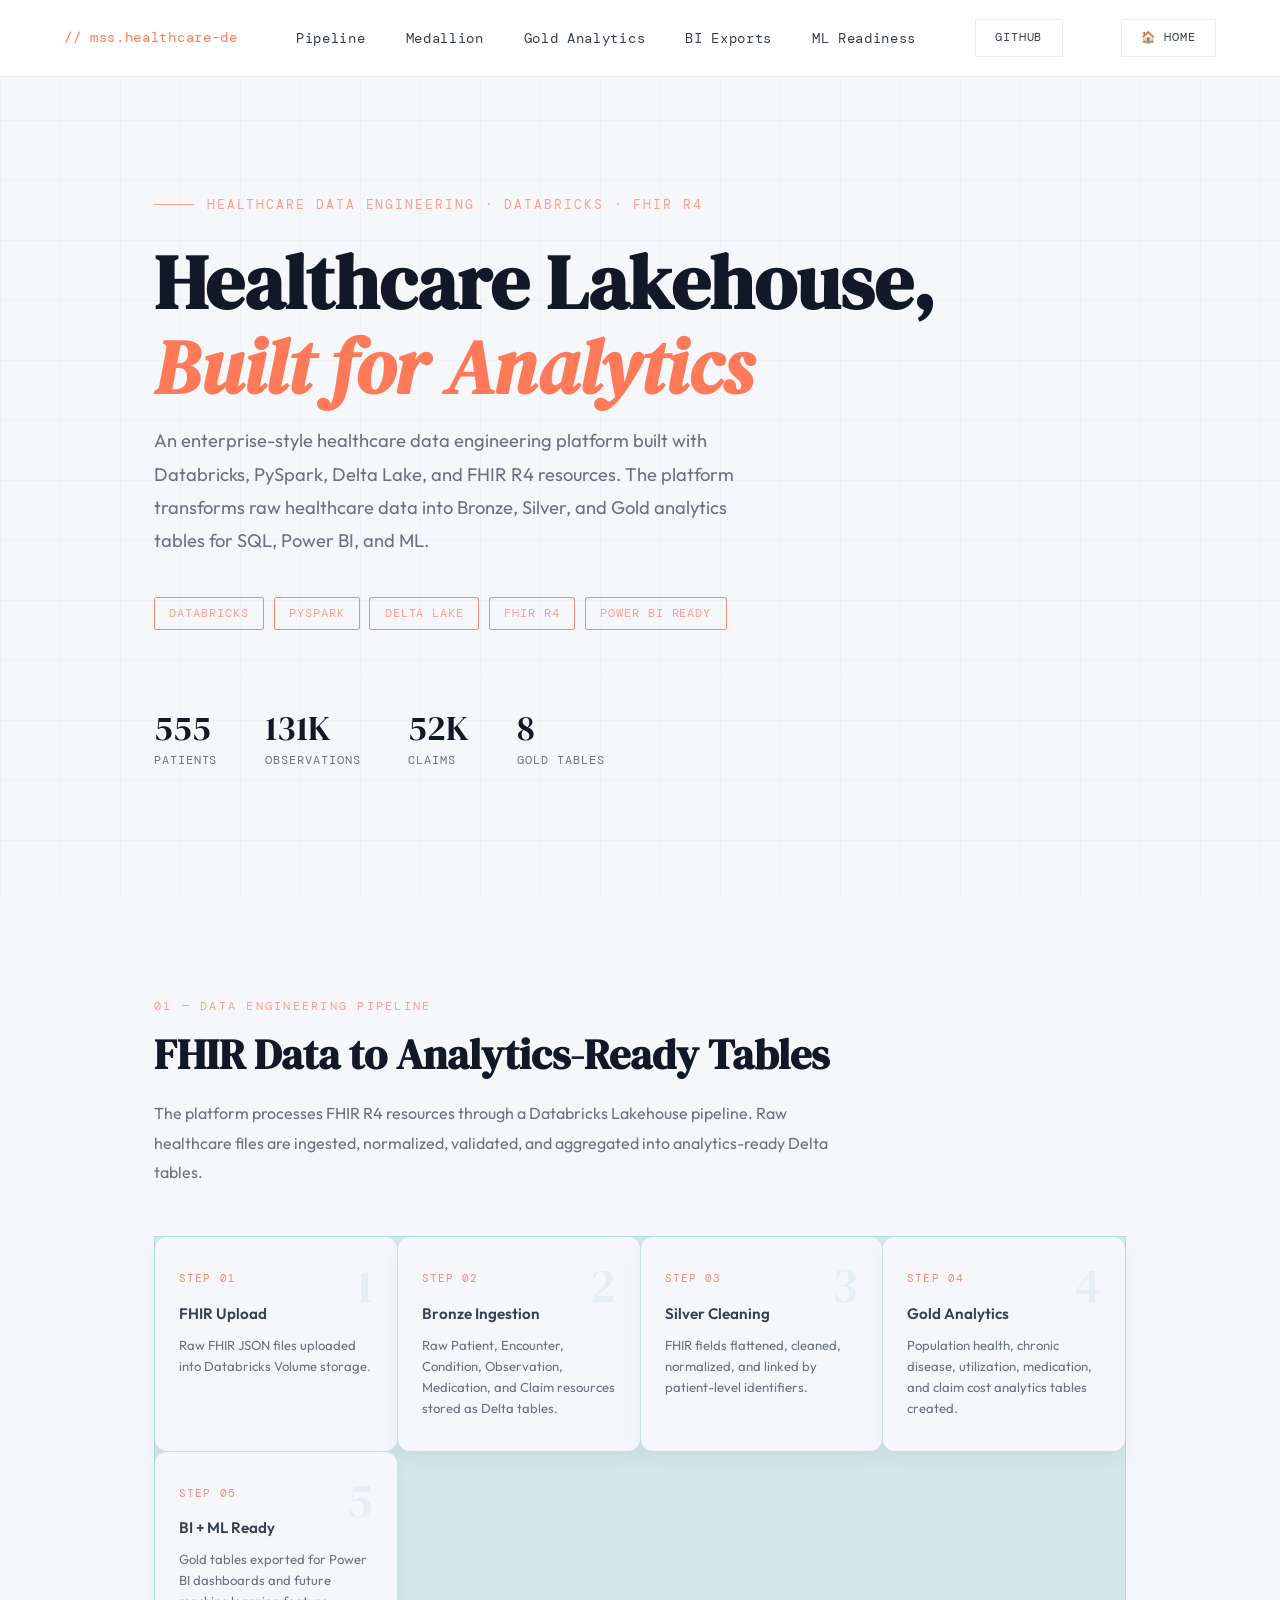
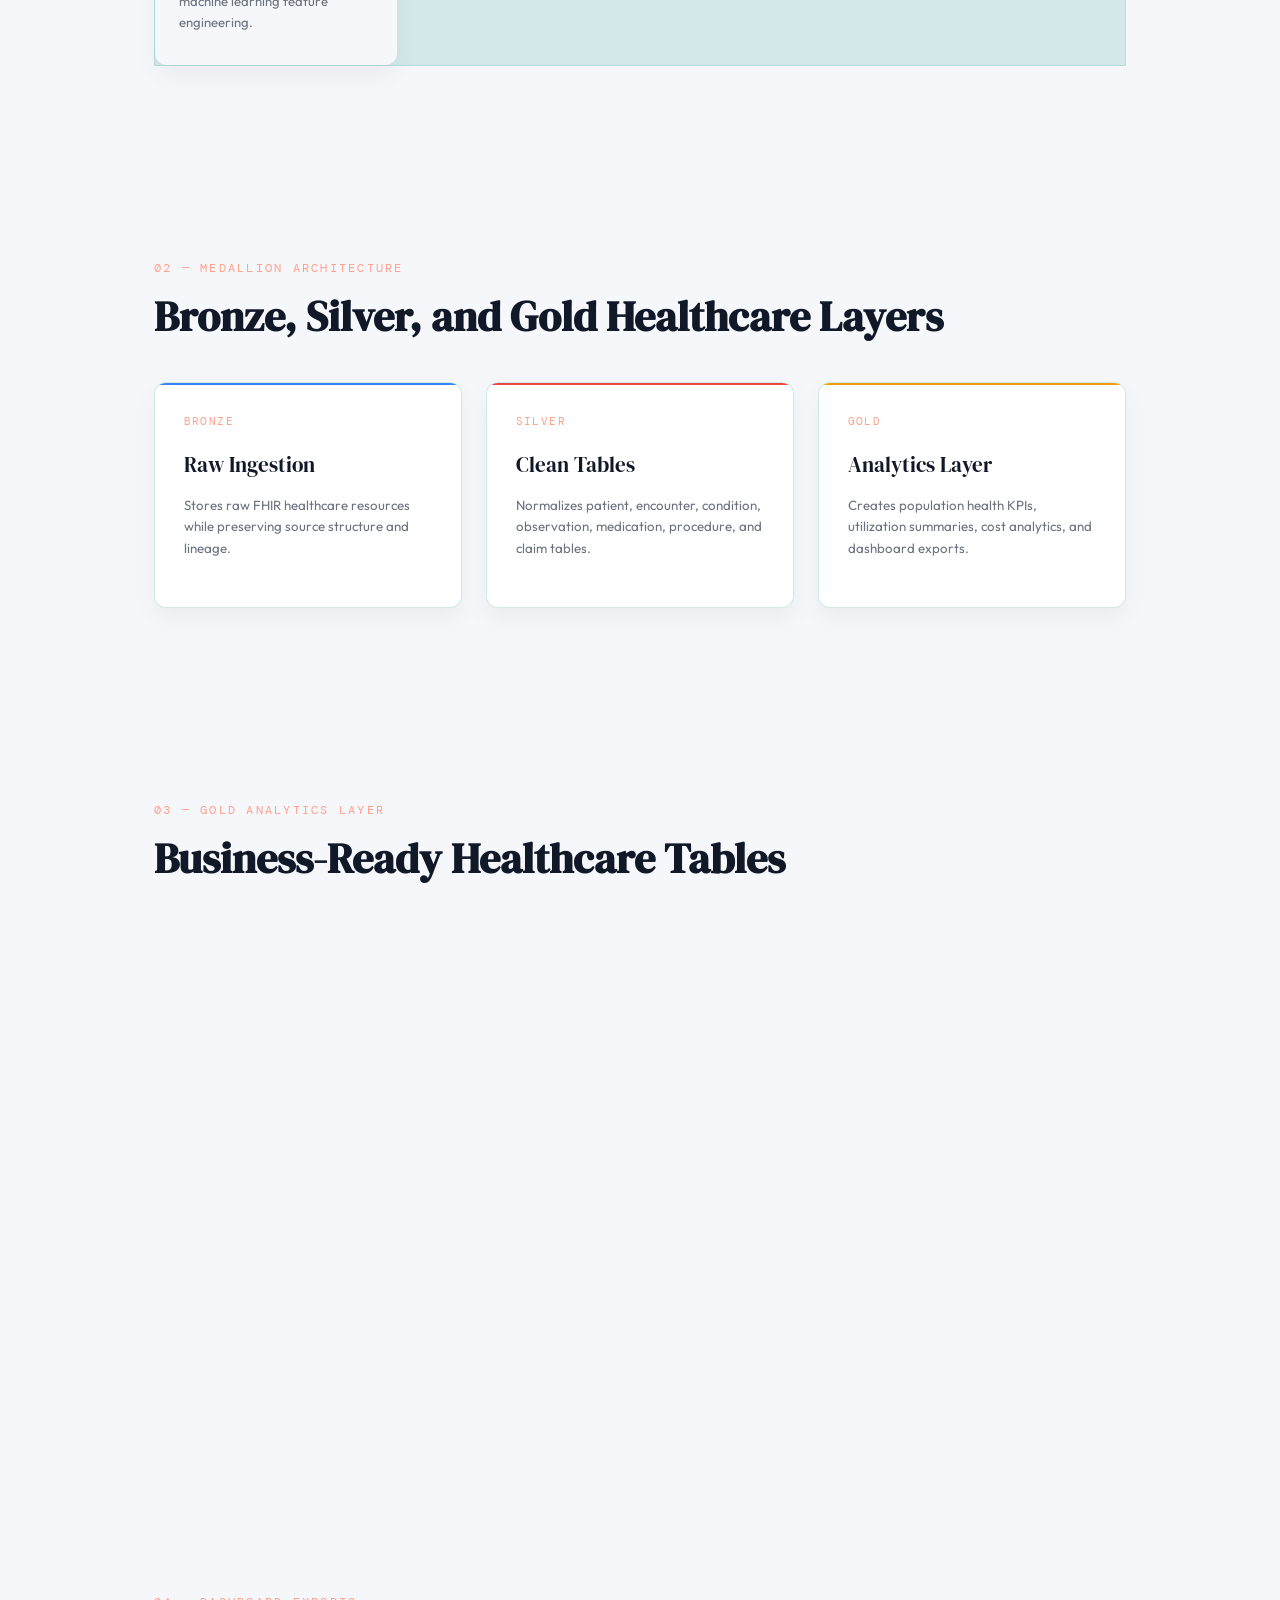
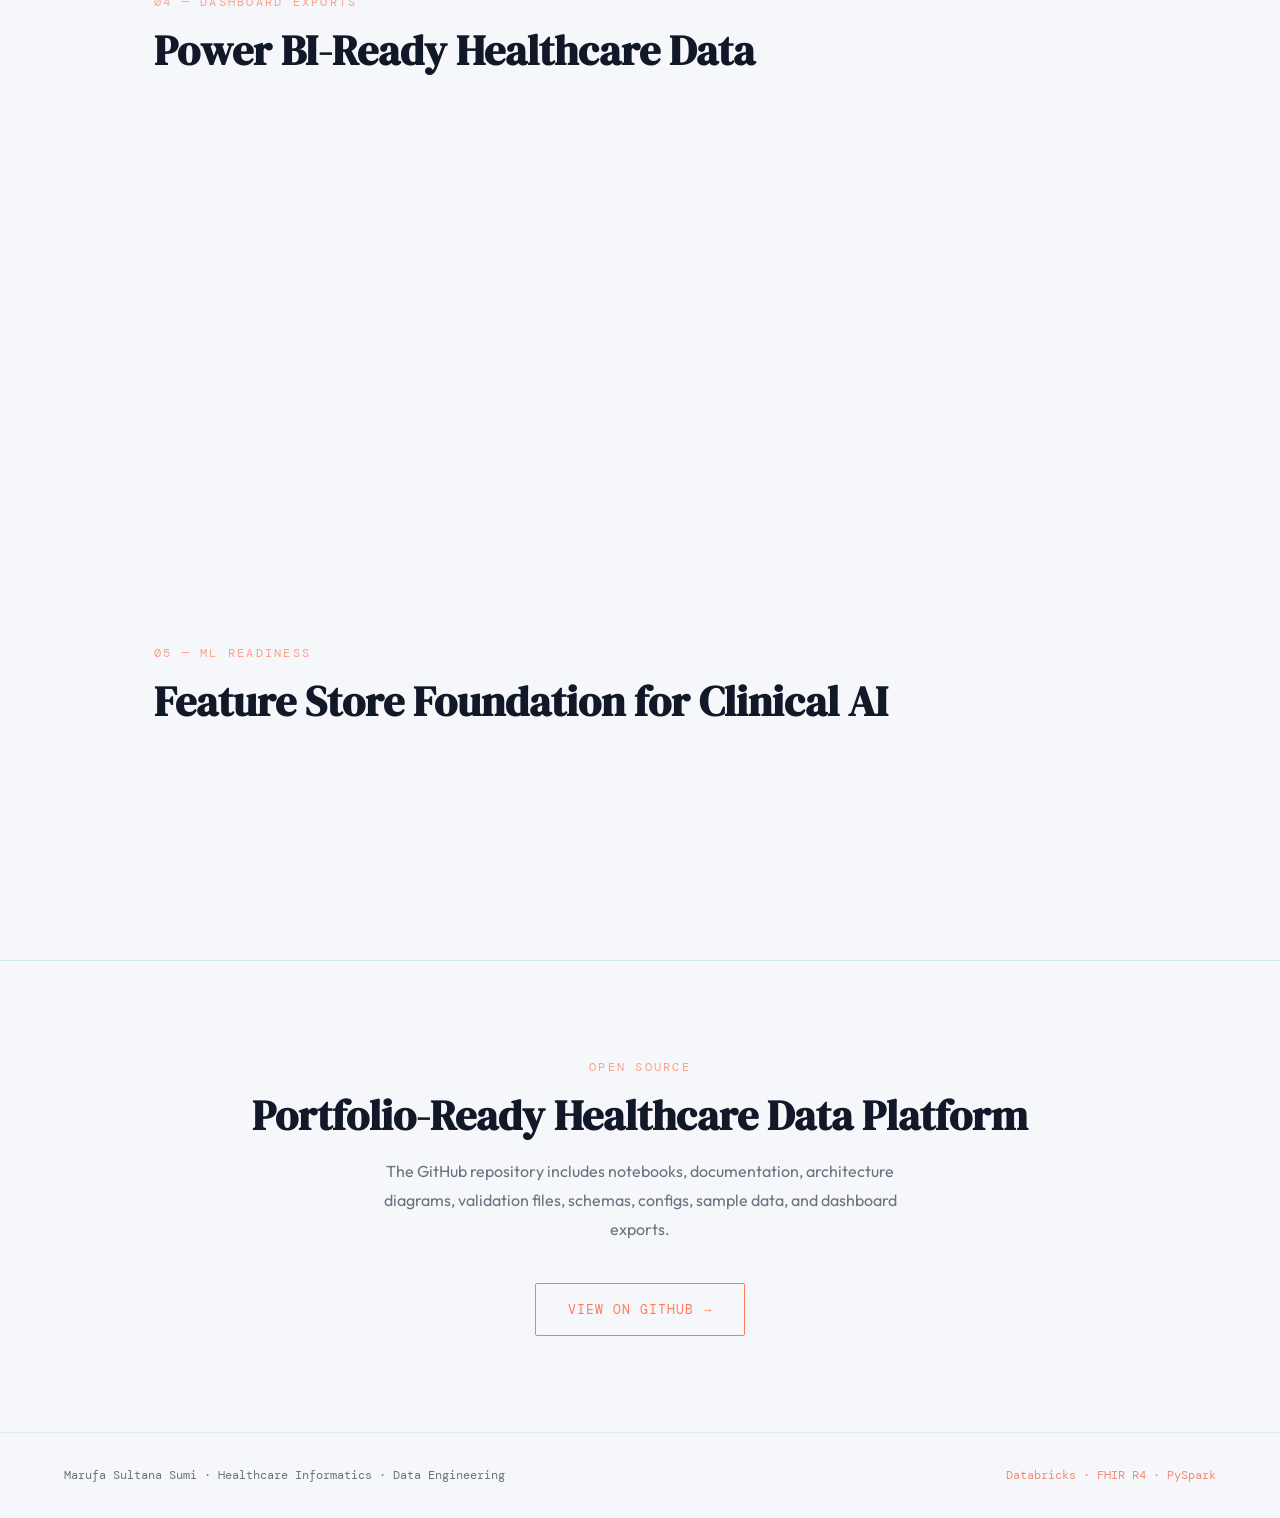
<file: project_dashboards/healthcare_de/project_details.html>
<!DOCTYPE html>
<html lang="en">
<head>
<meta charset="UTF-8">
<meta name="viewport" content="width=device-width, initial-scale=1.0">
<title>Healthcare Informatics AI Platform — Marufa Sultana Sumi</title>
<link href="https://fonts.googleapis.com/css2?family=DM+Serif+Display:ital@0;1&family=DM+Mono:wght@400;500&family=Outfit:wght@300;400;500;600&display=swap" rel="stylesheet">

<style>

 :root {
  /* 🌿 NEW LIGHT MEDICAL THEME */

  --navy: #f6f7fb;              /* main background */
  --navy-mid: #ffffff;          /* cards */
  --teal: #f28b74;              /* primary coral */
  --teal-light: #ff9f8a;        /* soft coral */
  --teal-dim: rgba(242,139,116,0.1);

  --accent: #ff7a59;            /* highlight orange */
  --warn: #f59e0b;

  --slate: #6b7280;             /* text secondary */
  --light: #374151;             /* text primary */
  --white: #111827;             /* headings */

  --mono: 'DM Mono', monospace;
  --serif: 'DM Serif Display', serif;
  --sans: 'Outfit', sans-serif;
}

*, *::before, *::after { box-sizing: border-box; margin: 0; padding: 0; }
html { scroll-behavior: smooth; }
body {
  background: var(--navy);
  color: var(--slate);
  font-family: var(--sans);
  font-size: 16px;
  line-height: 1.7;
  overflow-x: hidden;
}
/* Soft UI upgrade */
.pipeline-step,
.profile-card,
.cluster-card,
.ror-formula,
.criteria-list,
.results-table-wrap,
.tech-item,
.panel {
  border-radius: 12px;
  box-shadow: 0 10px 25px rgba(0,0,0,0.05);
}

/* ── Grid bg ── */
body::before {
  content: '';
  position: fixed; inset: 0;
  background-image:
    linear-gradient(rgba(13,148,136,0.04) 1px, transparent 1px),
    linear-gradient(90deg, rgba(13,148,136,0.04) 1px, transparent 1px);
  background-size: 60px 60px;
  pointer-events: none; z-index: 0;
}

/* ── Nav ── */
nav {
  position: fixed; top: 0; left: 0; right: 0; z-index: 100;
  display: flex; justify-content: space-between; align-items: center;
  padding: 1.2rem 4rem;
  background: white;
  backdrop-filter: blur(12px);
  border-bottom: 1px solid rgba(0,0,0,0.08);

}
.nav-logo {
  font-family: var(--mono);
  color: var(--accent);
  font-size: 0.85rem;
  letter-spacing: 0.05em;
}
.nav-links { display: flex; gap: 2.5rem; list-style: none; }
.nav-links a {
  color: var(--light);
  text-decoration: none;
  font-size: 0.85rem;
  font-family: var(--mono);
  letter-spacing: 0.05em;
  transition: color 0.2s;
}
.nav-links a:hover { color: var(--accent); }

/* FOR GITHUB AND DEMO */
/* ===== NAV ACTIONS ===== */
.nav-actions {
  display: flex;
  gap: 0.8rem;
  align-items: center;
}

/* Base button */
.nav-btn {
  display: inline-flex;
  align-items: center;
  gap: 0.5rem;
  font-family: var(--mono);
  font-size: 0.72rem;
  letter-spacing: 0.08em;
  text-transform: uppercase;
  padding: 0.5rem 1.2rem;
  border-radius: 2px;
  text-decoration: none;
  transition: all 0.2s ease;
  border: 1px solid;
}

/* 🔥 Live Demo Button */
.demo-btn {
  background: var(--accent);
  color: white;
  border-color: var(--accent);
  font-weight: 500;
}

.demo-btn:hover {
  background: #ff6a45;
  border-color: #ff6a45;
}

/* 🔴 Pulsing live dot */
.live-dot {
  width: 6px;
  height: 6px;
  background: #22c55e;
  border-radius: 50%;
  display: inline-block;
  animation: pulse 1.5s infinite;
}

@keyframes pulse {
  0% { box-shadow: 0 0 0 0 rgba(34,197,94,0.6); }
  70% { box-shadow: 0 0 0 6px rgba(34,197,94,0); }
  100% { box-shadow: 0 0 0 0 rgba(34,197,94,0); }
}

/* 💻 GitHub Button */
/* 💻 GitHub (Secondary) */
.github-btn {
  background: #ffffff;
  color: #374151;
  border: 1px solid rgba(0,0,0,0.08);
}

.github-btn:hover {
  border-color: var(--accent);
  color: var(--accent);
  box-shadow: 0 6px 16px rgba(0,0,0,0.08);
  transform: translateY(-1px);
}

/* GitHub icon */
.github-icon {
  width: 14px;
  height: 14px;
}

/* ── Hero ── */
.hero {
  position: relative; z-index: 1;
  min-height: 100vh;
  display: flex; align-items: center;
  padding: 8rem 4rem 4rem;
  max-width: 1100px; margin: 0 auto;
}
.hero-tag {
  font-family: var(--mono);
  color: var(--teal-light);
  font-size: 0.8rem;
  letter-spacing: 0.15em;
  text-transform: uppercase;
  margin-bottom: 1.5rem;
  display: flex; align-items: center; gap: 0.8rem;
}
.hero-tag::before {
  content: '';
  display: inline-block; width: 40px; height: 1px;
  background: var(--teal-light);
}
.hero h1 {
  font-family: var(--serif);
  font-size: clamp(2.8rem, 6vw, 5rem);
  color: var(--white);
  line-height: 1.1;
  margin-bottom: 1rem;
}
.hero h1 em {
  font-style: italic;
  color: var(--accent);
}
.hero-sub {
  font-size: 1.15rem;
  color: var(--slate);
  max-width: 600px;
  margin-bottom: 2.5rem;
  line-height: 1.8;
}
.hero-badges {
  display: flex; flex-wrap: wrap; gap: 0.6rem;
  margin-bottom: 3rem;
}
.badge {
  font-family: var(--mono);
  font-size: 0.72rem;
  padding: 0.35rem 0.9rem;
  border: 1px solid var(--teal);
  color: var(--teal-light);
  border-radius: 2px;
  letter-spacing: 0.08em;
  text-transform: uppercase;
}
.hero-stats {
  display: flex; gap: 3rem;
  padding-top: 2rem;
  border-top: 1px solid rgba(204,214,246,0.08);
}
.stat-val {
  font-family: var(--serif);
  font-size: 2.2rem;
  color: var(--white);
  line-height: 1;
}
.stat-label {
  font-family: var(--mono);
  font-size: 0.72rem;
  color: var(--slate);
  letter-spacing: 0.08em;
  text-transform: uppercase;
  margin-top: 0.3rem;
}

/* ── Sections ── */
section {
  position: relative; z-index: 1;
  max-width: 1100px; margin: 0 auto;
  padding: 6rem 4rem;
}
.section-label {
  font-family: var(--mono);
  color: var(--teal-light);
  font-size: 0.78rem;
  letter-spacing: 0.18em;
  text-transform: uppercase;
  margin-bottom: 0.8rem;
}
.section-title {
  font-family: var(--serif);
  font-size: clamp(1.8rem, 3.5vw, 2.6rem);
  color: var(--white);
  margin-bottom: 1.2rem;
  line-height: 1.2;
}
.section-body {
  font-size: 1rem;
  line-height: 1.85;
  max-width: 680px;
  margin-bottom: 3rem;
}

/* ── Pipeline ── */
.pipeline {
  display: grid;
  grid-template-columns: repeat(auto-fit, minmax(200px, 1fr));
  gap: 1px;
  background: rgba(13,148,136,0.15);
  border: 1px solid rgba(13,148,136,0.15);
  margin-top: 2rem;
}
.pipeline-step {
  background: var(--navy);
  padding: 2rem 1.5rem;
  position: relative;
  transition: background 0.25s;
}
.pipeline-step:hover { background: var(--navy-mid); }
.step-num {
  font-family: var(--mono);
  font-size: 0.7rem;
  color: var(--teal);
  letter-spacing: 0.1em;
  margin-bottom: 0.8rem;
}
.step-title {
  font-family: var(--sans);
  font-size: 0.95rem;
  font-weight: 600;
  color: var(--light);
  margin-bottom: 0.5rem;
}
.step-desc {
  font-size: 0.82rem;
  line-height: 1.6;
  color: var(--slate);
}
.step-num-big {
  position: absolute; top: 1.5rem; right: 1.5rem;
  font-family: var(--serif);
  font-size: 3rem;
  color: rgba(13,148,136,0.07);
  line-height: 1;
}

/* ── ROR explainer ── */
.ror-grid {
  display: grid;
  grid-template-columns: 1fr 1fr;
  gap: 2rem;
  margin-top: 2.5rem;
}
.ror-formula {
  background: var(--navy-mid);
  border: 1px solid rgba(13,148,136,0.2);
  border-left: 3px solid var(--teal);
  padding: 2rem;
  font-family: var(--mono);
}
.formula-title {
  font-size: 0.72rem;
  color: var(--teal-light);
  letter-spacing: 0.12em;
  text-transform: uppercase;
  margin-bottom: 1rem;
}
.formula-math {
  font-size: 1rem;
  color: var(--white);
  line-height: 2;
}
.formula-math span { color: var(--accent); }
.criteria-list {
  background: var(--navy-mid);
  border: 1px solid rgba(13,148,136,0.2);
  padding: 2rem;
}
.criteria-item {
  display: flex; gap: 1rem; align-items: flex-start;
  padding: 0.8rem 0;
  border-bottom: 1px solid rgba(204,214,246,0.06);
}
.criteria-item:last-child { border-bottom: none; }
.criteria-icon {
  width: 28px; height: 28px; flex-shrink: 0;
  background: var(--teal-dim);
  border: 1px solid var(--teal);
  border-radius: 2px;
  display: flex; align-items: center; justify-content: center;
  font-family: var(--mono); font-size: 0.7rem;
  color: var(--accent);
}
.criteria-text { font-size: 0.88rem; line-height: 1.5; }
.criteria-text strong { color: var(--light); display: block; margin-bottom: 0.2rem; }

/* ── Model results table ── */
.results-table-wrap {
  overflow-x: auto;
  border: 1px solid rgba(13,148,136,0.2);
  margin-top: 2.5rem;
}
table {
  width: 100%;
  border-collapse: collapse;
  font-family: var(--mono);
  font-size: 0.85rem;
}
thead tr {
  background: rgba(13,148,136,0.1);
}
th {
  text-align: left;
  padding: 1rem 1.2rem;
  color: var(--teal-light);
  font-size: 0.72rem;
  letter-spacing: 0.12em;
  text-transform: uppercase;
  border-bottom: 1px solid rgba(13,148,136,0.2);
  font-weight: 500;
}
td {
  padding: 0.9rem 1.2rem;
  border-bottom: 1px solid rgba(204,214,246,0.05);
  color: var(--slate);
}
tr.best td { background: rgba(13,148,136,0.06); }
tr.best td:first-child { color: var(--white); font-weight: 500; }
tr:last-child td { border-bottom: none; }
.metric-bar-wrap {
  display: flex; align-items: center; gap: 0.7rem;
}
.metric-bar {
  height: 4px;
  background: var(--teal);
  border-radius: 2px;
  flex-shrink: 0;
}
.metric-bar.dim { background: rgba(13,148,136,0.3); }
.best-badge {
  display: inline-block;
  background: rgba(100,255,218,0.1);
  border: 1px solid var(--accent);
  color: var(--accent);
  font-size: 0.65rem;
  padding: 0.15rem 0.5rem;
  border-radius: 2px;
  letter-spacing: 0.08em;
  margin-left: 0.5rem;
}

/* ── Feature importance ── */
.fi-list { margin-top: 2rem; }
.fi-row {
  display: grid;
  grid-template-columns: 160px 1fr 60px;
  align-items: center;
  gap: 1rem;
  padding: 0.6rem 0;
  border-bottom: 1px solid rgba(204,214,246,0.05);
}
.fi-name {
  font-family: var(--mono);
  font-size: 0.82rem;
  color: var(--light);
}
.fi-name.ror-feat { color: var(--accent); }
.fi-bar-track {
  background: rgba(204,214,246,0.05);
  height: 6px;
  border-radius: 3px;
  overflow: hidden;
}
.fi-bar-fill {
  height: 100%;
  border-radius: 3px;
  background: var(--teal);
  transition: width 1s ease;
}
.fi-bar-fill.ror { background: var(--accent); }
.fi-score {
  font-family: var(--mono);
  font-size: 0.78rem;
  color: var(--slate);
  text-align: right;
}

/* ── Scoring framework ── */
.profiles-grid {
  display: grid;
  grid-template-columns: repeat(3, 1fr);
  gap: 1.5rem;
  margin-top: 2.5rem;
}
.profile-card {
  background: var(--navy-mid);
  border: 1px solid rgba(13,148,136,0.2);
  padding: 1.8rem;
  position: relative;
  overflow: hidden;
  transition: border-color 0.25s;
}
.profile-card:hover { border-color: var(--teal); }
.profile-card::before {
  content: '';
  position: absolute; top: 0; left: 0; right: 0; height: 2px;
}
.profile-card.renal::before { background: #3b82f6; }
.profile-card.cardiac::before { background: #ef4444; }
.profile-card.hepatic::before { background: var(--warn); }
.profile-icon {
  font-family: var(--mono);
  font-size: 0.7rem;
  color: var(--teal-light);
  letter-spacing: 0.12em;
  text-transform: uppercase;
  margin-bottom: 1rem;
}
.profile-name {
  font-family: var(--serif);
  font-size: 1.3rem;
  color: var(--white);
  margin-bottom: 0.8rem;
}
.profile-desc {
  font-size: 0.83rem;
  line-height: 1.6;
  color: var(--slate);
  margin-bottom: 1.2rem;
}
.profile-weights { display: flex; flex-direction: column; gap: 0.4rem; }
.weight-row {
  display: flex; justify-content: space-between; align-items: center;
  font-family: var(--mono); font-size: 0.75rem;
}
.weight-cat { color: var(--slate); }
.weight-val { color: var(--accent); }
.weight-val.high { color: var(--warn); font-weight: 500; }

/* ── Cluster ── */
.cluster-grid {
  display: grid;
  grid-template-columns: repeat(3,1fr);
  gap: 1.5rem;
  margin-top: 2.5rem;
}
.cluster-card {
  border: 1px solid rgba(13,148,136,0.2);
  padding: 2rem;
  background: var(--navy-mid);
  position: relative;
}
.cluster-id {
  font-family: var(--mono); font-size: 0.7rem;
  color: var(--teal-light); letter-spacing: 0.12em;
  text-transform: uppercase; margin-bottom: 0.5rem;
}
.cluster-rate {
  font-family: var(--serif); font-size: 2.8rem;
  line-height: 1; margin-bottom: 0.5rem;
}
.cluster-rate.low { color: #22c55e; }
.cluster-rate.mid { color: var(--warn); }
.cluster-rate.high { color: #ef4444; }
.cluster-size {
  font-family: var(--mono); font-size: 0.78rem;
  color: var(--slate); margin-bottom: 1rem;
}
.cluster-desc { font-size: 0.85rem; line-height: 1.6; }

/* ── Tech stack ── */
.tech-grid {
  display: flex; flex-wrap: wrap; gap: 0.8rem;
  margin-top: 2rem;
}
.tech-item {
  display: flex; align-items: center; gap: 0.6rem;
  background: var(--navy-mid);
  border: 1px solid rgba(13,148,136,0.2);
  padding: 0.7rem 1.1rem;
  font-family: var(--mono); font-size: 0.8rem;
  color: var(--light);
  border-radius: 2px;
}
.tech-dot {
  width: 6px; height: 6px; border-radius: 50%;
  background: var(--teal);
  flex-shrink: 0;
}

/* ── CTA ── */
.cta-section {
  text-align: center;
  border-top: 1px solid rgba(13,148,136,0.15);
  padding: 6rem 4rem;
}
.cta-section .section-title { margin: 0 auto 1rem; }
.cta-buttons {
  display: flex; gap: 1rem; justify-content: center;
  margin-top: 2.5rem; flex-wrap: wrap;
}
.btn {
  display: inline-flex; align-items: center; gap: 0.6rem;
  padding: 0.9rem 2rem;
  font-family: var(--mono); font-size: 0.82rem;
  letter-spacing: 0.08em; text-transform: uppercase;
  text-decoration: none; cursor: pointer;
  border-radius: 2px; transition: all 0.2s;
}
.btn-primary {
  background: transparent;
  border: 1px solid var(--accent);
  color: var(--accent);
}
.btn-primary:hover { background: rgba(100,255,218,0.1); }
.btn-secondary {
  background: transparent;
  border: 1px solid rgba(204,214,246,0.2);
  color: var(--light);
}
.btn-secondary:hover { border-color: var(--light); }

/* ── Footer ── */
footer {
  border-top: 1px solid rgba(13,148,136,0.1);
  padding: 2rem 4rem;
  display: flex; justify-content: space-between; align-items: center;
  font-family: var(--mono); font-size: 0.75rem; color: var(--slate);
  position: relative; z-index: 1;
}

/* ── Fade-in animation ── */
.fade-up {
  opacity: 0; transform: translateY(24px);
  transition: opacity 0.7s ease, transform 0.7s ease;
}
.fade-up.visible { opacity: 1; transform: translateY(0); }

@media (max-width: 768px) {
  nav { padding: 1rem 1.5rem; }
  .nav-links { display: none; }
  section { padding: 4rem 1.5rem; }
  .hero { padding: 7rem 1.5rem 3rem; }
  .hero-stats { gap: 1.5rem; flex-wrap: wrap; }
  .ror-grid, .profiles-grid, .cluster-grid { grid-template-columns: 1fr; }
  footer { flex-direction: column; gap: 0.5rem; text-align: center; }
}
</style>
</style>
</head>

<body>

<nav>
  <div class="nav-logo">// mss.healthcare-de</div>

  <ul class="nav-links">
    <li><a href="#pipeline">Pipeline</a></li>
    <li><a href="#medallion">Medallion</a></li>
    <li><a href="#gold">Gold Analytics</a></li>
    <li><a href="#bi">BI Exports</a></li>
    <li><a href="#ml">ML Readiness</a></li>
  </ul>

  <div class="nav-actions">
    <a href="https://github.com/marufasumi/enterprise-healthcare-informatics-ai-platform"
       target="_blank"
       class="nav-btn github-btn">
      GitHub
    </a>
  </div>
 <div class="nav-actions">

  <a href="../../index.html"
     class="nav-btn github-btn">

     🏠 Home

  </a>

</div>
</nav>

<div class="hero">
  <div>
    <div class="hero-tag">Healthcare Data Engineering · Databricks · FHIR R4</div>

    <h1>Healthcare Lakehouse,<br><em>Built for Analytics</em></h1>

    <p class="hero-sub">
      An enterprise-style healthcare data engineering platform built with Databricks,
      PySpark, Delta Lake, and FHIR R4 resources. The platform transforms raw healthcare
      data into Bronze, Silver, and Gold analytics tables for SQL, Power BI, and ML.
    </p>

    <div class="hero-badges">
      <span class="badge">Databricks</span>
      <span class="badge">PySpark</span>
      <span class="badge">Delta Lake</span>
      <span class="badge">FHIR R4</span>
      <span class="badge">Power BI Ready</span>
    </div>

    <div class="hero-stats">
      <div>
        <div class="stat-val">555</div>
        <div class="stat-label">Patients</div>
      </div>
      <div>
        <div class="stat-val">131K</div>
        <div class="stat-label">Observations</div>
      </div>
      <div>
        <div class="stat-val">52K</div>
        <div class="stat-label">Claims</div>
      </div>
      <div>
        <div class="stat-val">8</div>
        <div class="stat-label">Gold Tables</div>
      </div>
    </div>
  </div>
</div>

<section id="pipeline">
  <div class="section-label fade-up">01 — Data Engineering Pipeline</div>
  <h2 class="section-title fade-up">FHIR Data to Analytics-Ready Tables</h2>
  <p class="section-body fade-up">
    The platform processes FHIR R4 resources through a Databricks Lakehouse pipeline.
    Raw healthcare files are ingested, normalized, validated, and aggregated into
    analytics-ready Delta tables.
  </p>

  <div class="pipeline fade-up">
    <div class="pipeline-step">
      <div class="step-num-big">1</div>
      <div class="step-num">STEP 01</div>
      <div class="step-title">FHIR Upload</div>
      <div class="step-desc">Raw FHIR JSON files uploaded into Databricks Volume storage.</div>
    </div>

    <div class="pipeline-step">
      <div class="step-num-big">2</div>
      <div class="step-num">STEP 02</div>
      <div class="step-title">Bronze Ingestion</div>
      <div class="step-desc">Raw Patient, Encounter, Condition, Observation, Medication, and Claim resources stored as Delta tables.</div>
    </div>

    <div class="pipeline-step">
      <div class="step-num-big">3</div>
      <div class="step-num">STEP 03</div>
      <div class="step-title">Silver Cleaning</div>
      <div class="step-desc">FHIR fields flattened, cleaned, normalized, and linked by patient-level identifiers.</div>
    </div>

    <div class="pipeline-step">
      <div class="step-num-big">4</div>
      <div class="step-num">STEP 04</div>
      <div class="step-title">Gold Analytics</div>
      <div class="step-desc">Population health, chronic disease, utilization, medication, and claim cost analytics tables created.</div>
    </div>

    <div class="pipeline-step">
      <div class="step-num-big">5</div>
      <div class="step-num">STEP 05</div>
      <div class="step-title">BI + ML Ready</div>
      <div class="step-desc">Gold tables exported for Power BI dashboards and future machine learning feature engineering.</div>
    </div>
  </div>
</section>

<section id="medallion">
  <div class="section-label fade-up">02 — Medallion Architecture</div>
  <h2 class="section-title fade-up">Bronze, Silver, and Gold Healthcare Layers</h2>

  <div class="profiles-grid fade-up">
    <div class="profile-card renal">
      <div class="profile-icon">Bronze</div>
      <div class="profile-name">Raw Ingestion</div>
      <div class="profile-desc">
        Stores raw FHIR healthcare resources while preserving source structure and lineage.
      </div>
    </div>

    <div class="profile-card cardiac">
      <div class="profile-icon">Silver</div>
      <div class="profile-name">Clean Tables</div>
      <div class="profile-desc">
        Normalizes patient, encounter, condition, observation, medication, procedure, and claim tables.
      </div>
    </div>

    <div class="profile-card hepatic">
      <div class="profile-icon">Gold</div>
      <div class="profile-name">Analytics Layer</div>
      <div class="profile-desc">
        Creates population health KPIs, utilization summaries, cost analytics, and dashboard exports.
      </div>
    </div>
  </div>
</section>

<section id="gold">
  <div class="section-label fade-up">03 — Gold Analytics Layer</div>
  <h2 class="section-title fade-up">Business-Ready Healthcare Tables</h2>

  <div class="results-table-wrap fade-up">
    <table>
      <thead>
        <tr>
          <th>Gold Table</th>
          <th>Analytics Purpose</th>
        </tr>
      </thead>
      <tbody>
        <tr><td>patient_summary</td><td>Patient demographics and utilization profile</td></tr>
        <tr><td>encounter_utilization_summary</td><td>Ambulatory, emergency, and inpatient utilization</td></tr>
        <tr><td>chronic_disease_summary</td><td>Diabetes, hypertension, obesity, CKD, COPD, cancer analytics</td></tr>
        <tr><td>medication_summary</td><td>Medication burden and polypharmacy analytics</td></tr>
        <tr><td>observation_vitals_labs_summary</td><td>BMI, glucose, HbA1c, oxygen saturation, vitals</td></tr>
        <tr><td>procedure_careplan_summary</td><td>Treatment complexity and care management</td></tr>
        <tr><td>claim_cost_summary</td><td>Institutional and pharmacy claim cost analytics</td></tr>
        <tr class="best"><td>population_health_dashboard</td><td>Executive KPI and ML-ready feature table</td></tr>
      </tbody>
    </table>
  </div>
</section>

<section id="bi">
  <div class="section-label fade-up">04 — Dashboard Exports</div>
  <h2 class="section-title fade-up">Power BI-Ready Healthcare Data</h2>
  <p class="section-body fade-up">
    Gold analytics outputs were exported as CSV files for dashboarding and portfolio reproducibility.
  </p>

  <div class="cluster-grid fade-up">
    <div class="cluster-card">
      <div class="cluster-id">Population Health</div>
      <div class="cluster-rate low">247</div>
      <div class="cluster-size">Low-risk patients</div>
      <div class="cluster-desc">Risk categories created for Low, Medium, and High patient populations.</div>
    </div>

    <div class="cluster-card">
      <div class="cluster-id">Claims Analytics</div>
      <div class="cluster-rate mid">$240K</div>
      <div class="cluster-size">Avg total claim cost</div>
      <div class="cluster-desc">Financial analytics created for institutional and pharmacy claim cost reporting.</div>
    </div>

    <div class="cluster-card">
      <div class="cluster-id">High Risk</div>
      <div class="cluster-rate high">77</div>
      <div class="cluster-size">High-risk patients</div>
      <div class="cluster-desc">High-risk group identified using chronic disease, medication, cost, and utilization burden.</div>
    </div>
  </div>
</section>

<section id="ml">
  <div class="section-label fade-up">05 — ML Readiness</div>
  <h2 class="section-title fade-up">Feature Store Foundation for Clinical AI</h2>

  <div class="tech-grid fade-up">
    <div class="tech-item"><div class="tech-dot"></div>Databricks</div>
    <div class="tech-item"><div class="tech-dot"></div>PySpark</div>
    <div class="tech-item"><div class="tech-dot"></div>Delta Lake</div>
    <div class="tech-item"><div class="tech-dot"></div>FHIR R4</div>
    <div class="tech-item"><div class="tech-dot"></div>Spark SQL</div>
    <div class="tech-item"><div class="tech-dot"></div>Power BI Exports</div>
    <div class="tech-item"><div class="tech-dot"></div>Population Health Features</div>
    <div class="tech-item"><div class="tech-dot"></div>Claims Features</div>
    <div class="tech-item"><div class="tech-dot"></div>Clinical Risk Features</div>
  </div>
</section>

<div class="cta-section">
  <div class="section-label" style="text-align:center;margin-bottom:0.8rem">Open Source</div>
  <h2 class="section-title" style="text-align:center">Portfolio-Ready Healthcare Data Platform</h2>
  <p style="max-width:540px;margin:0 auto;color:var(--slate);line-height:1.8;">
    The GitHub repository includes notebooks, documentation, architecture diagrams,
    validation files, schemas, configs, sample data, and dashboard exports.
  </p>

  <div class="cta-buttons">
    <a href="https://github.com/marufasumi/enterprise-healthcare-informatics-ai-platform"
       target="_blank"
       class="btn btn-primary">View on GitHub →</a>
  </div>
</div>

<footer>
  <span>Marufa Sultana Sumi · Healthcare Informatics · Data Engineering</span>
  <span style="font-family:var(--mono);color:var(--teal)">Databricks · FHIR R4 · PySpark</span>
</footer>

<script>
const obs = new IntersectionObserver((entries) => {
  entries.forEach((e, i) => {
    if (e.isIntersecting) {
      setTimeout(() => e.target.classList.add('visible'), i * 80);
    }
  });
}, { threshold: 0.1 });

document.querySelectorAll('.fade-up').forEach(el => obs.observe(el));
</script>

</body>
</html>
</file>
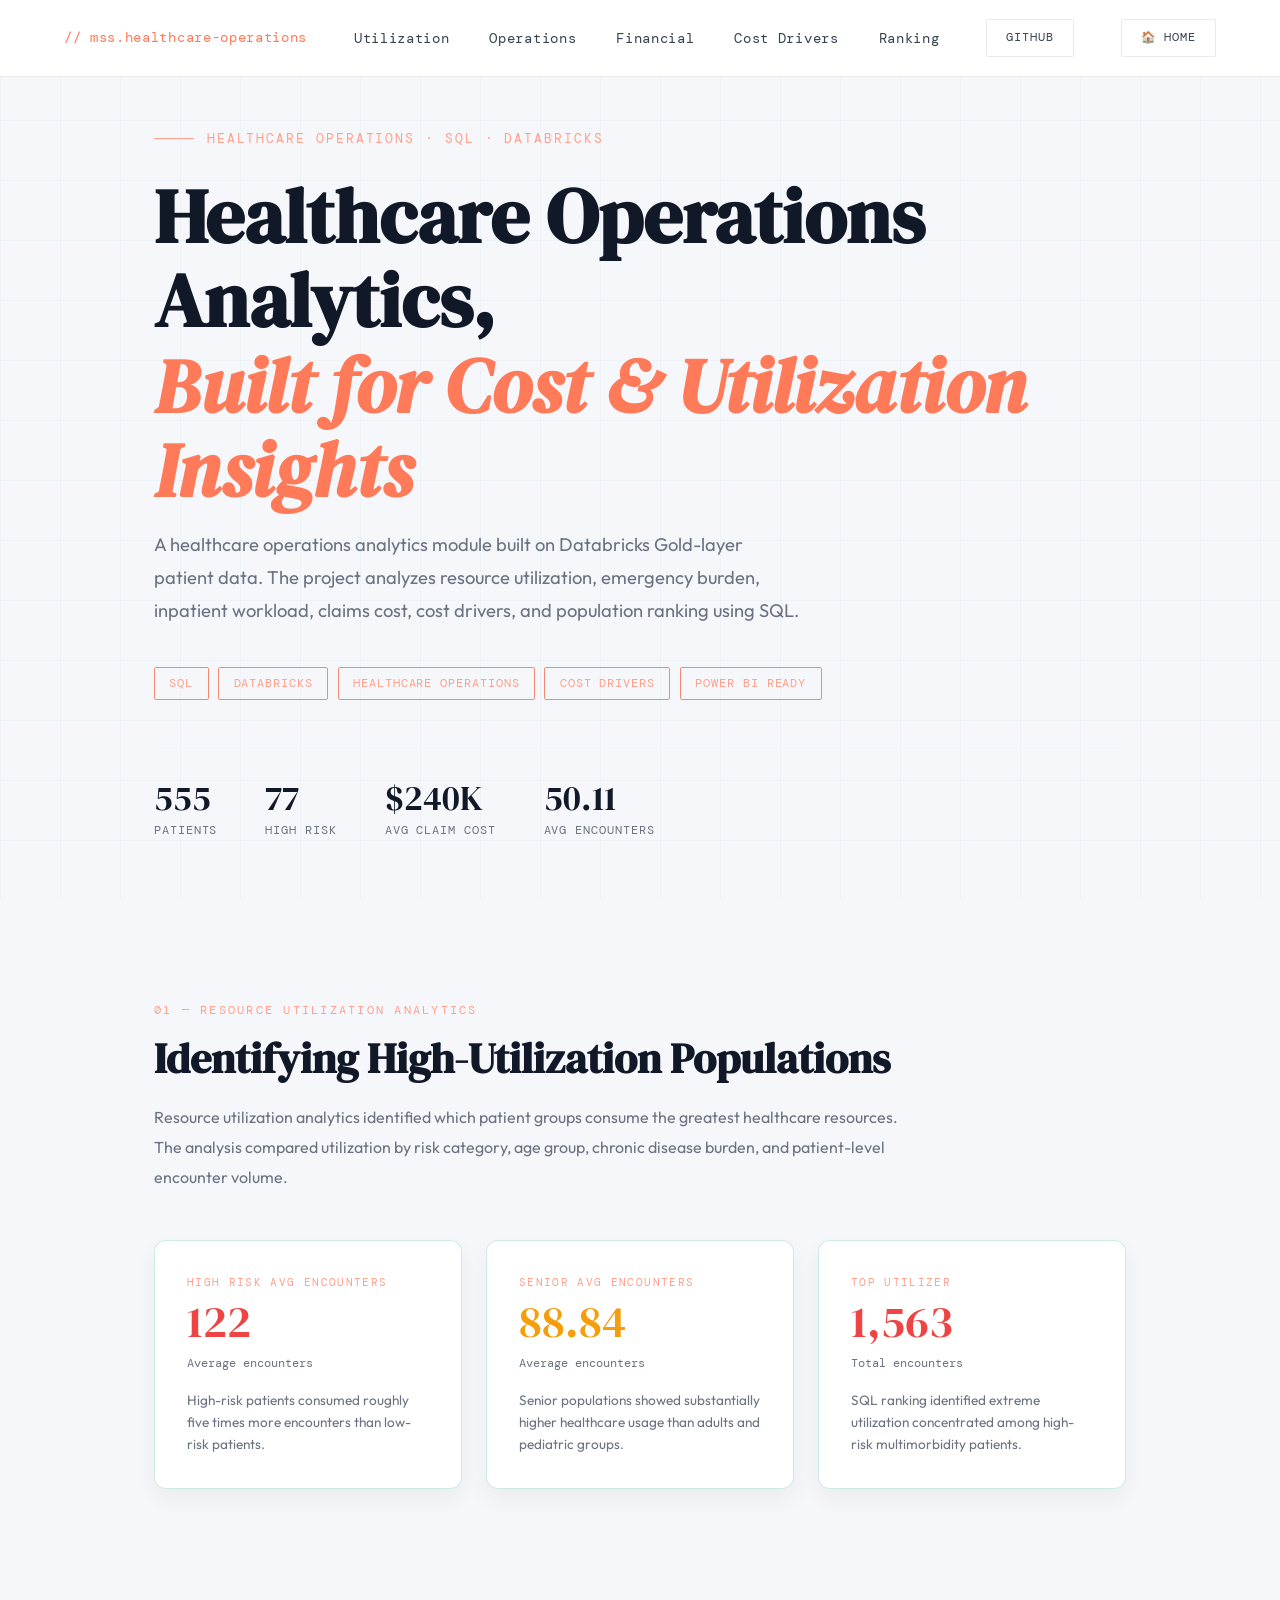
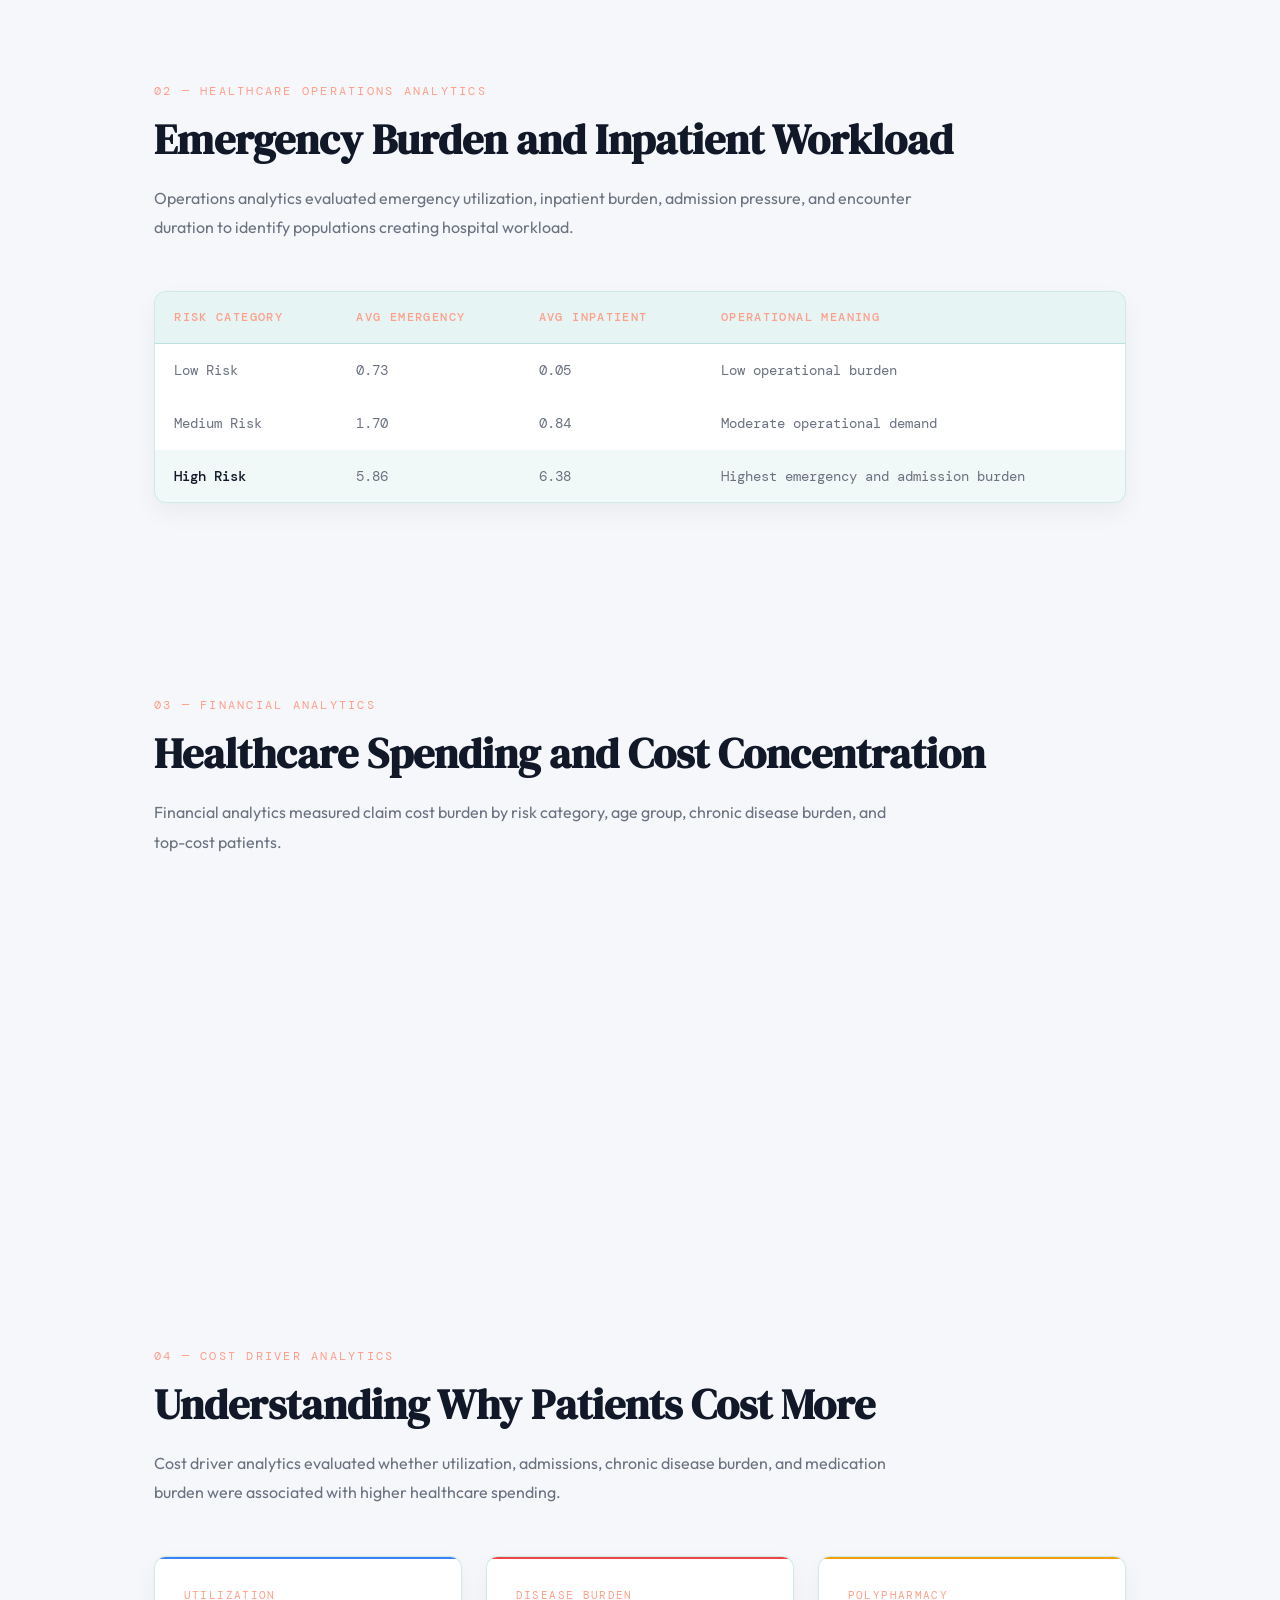
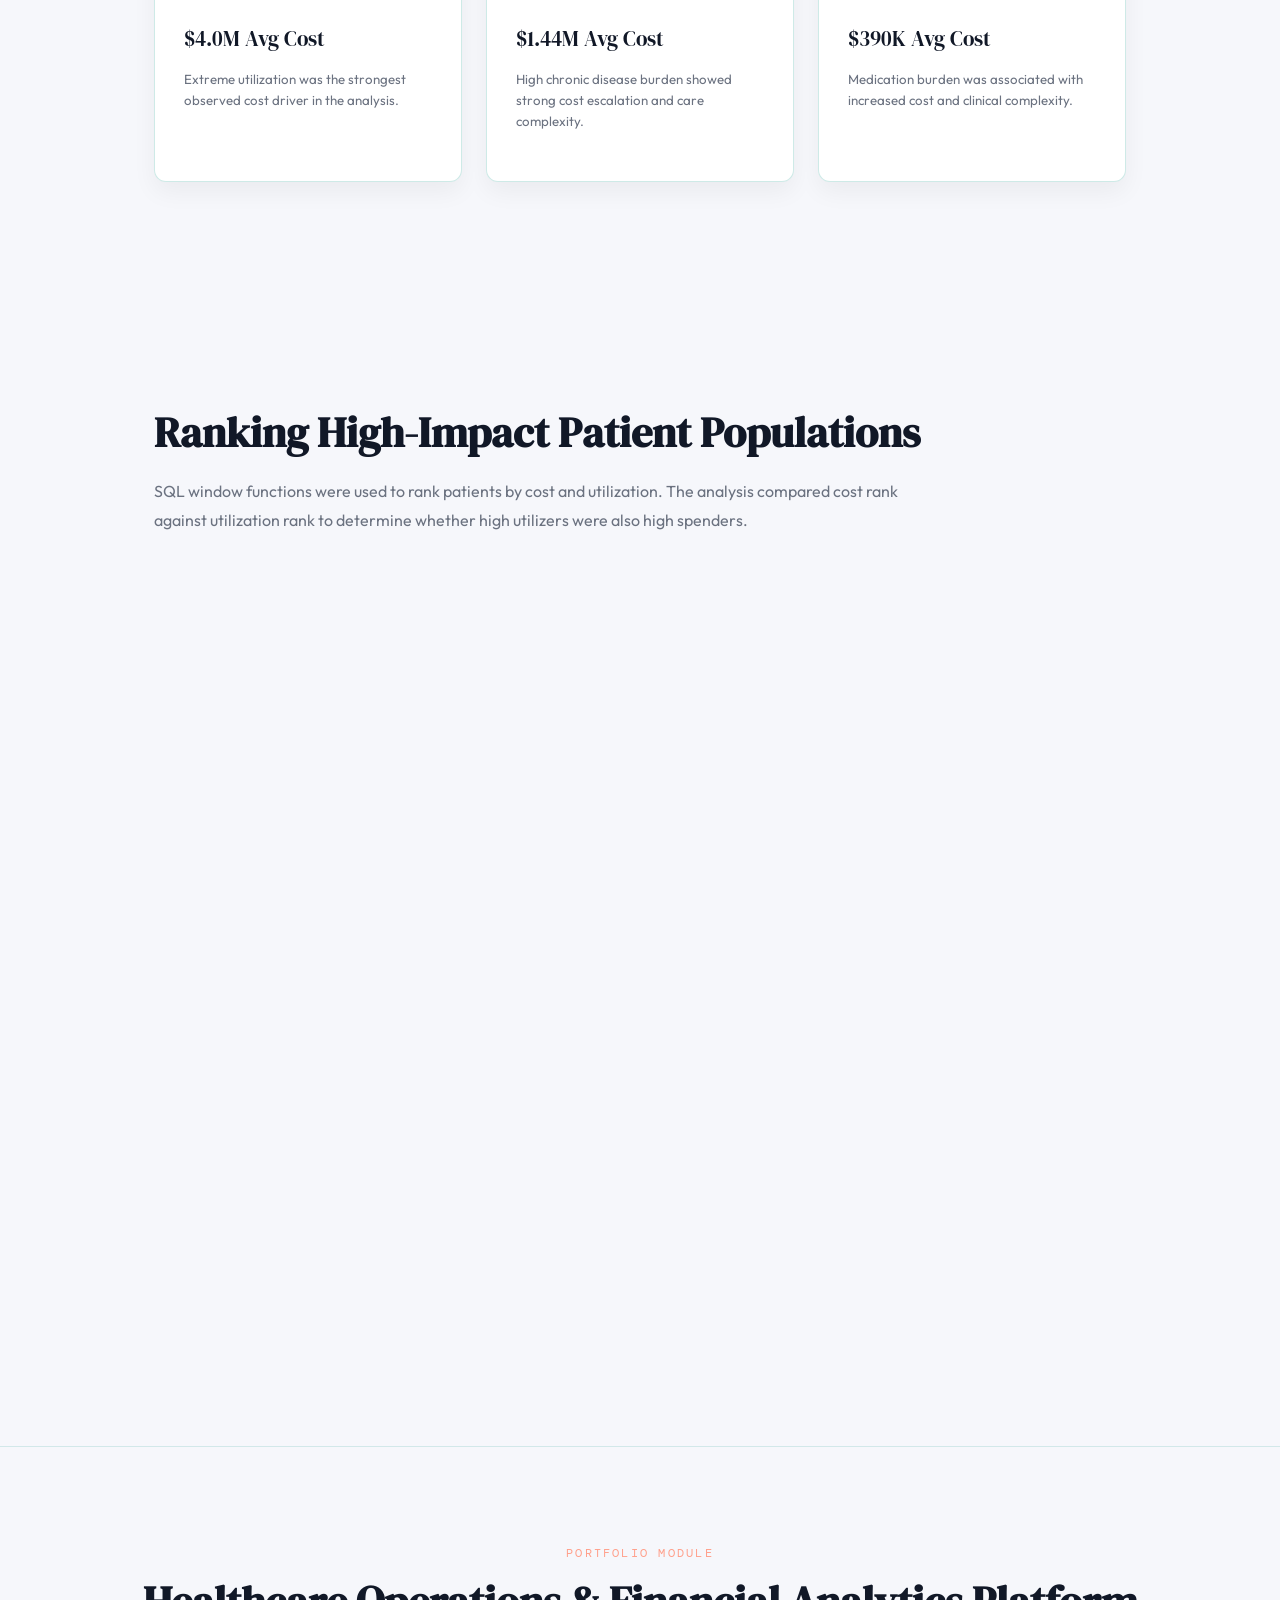
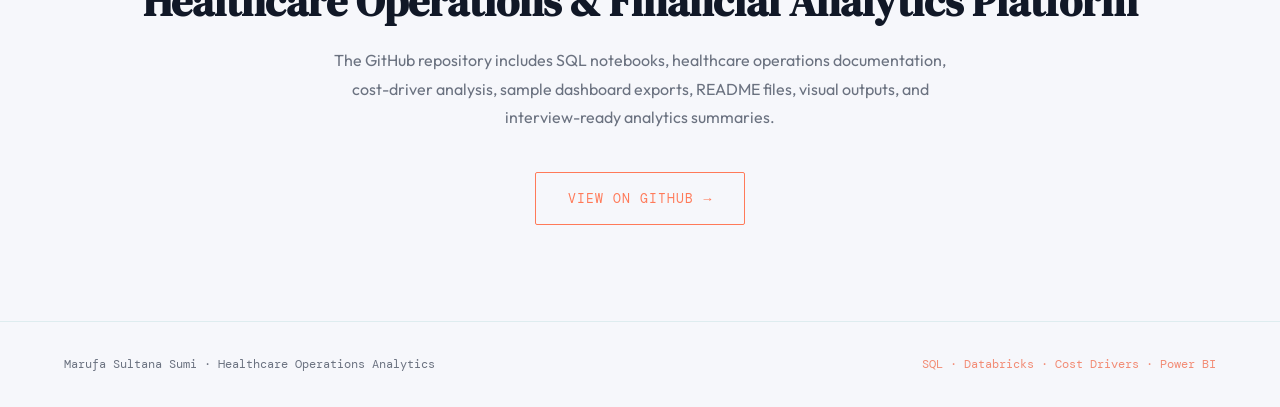
<file: project_dashboards/healthcare_operations/project_details.html>
<!DOCTYPE html>
<html lang="en">
<head>
<meta charset="UTF-8">
<meta name="viewport" content="width=device-width, initial-scale=1.0">
<title>Healthcare Operations Analytics Platform — Marufa Sultana Sumi</title>

<link href="https://fonts.googleapis.com/css2?family=DM+Serif+Display:ital@0;1&family=DM+Mono:wght@400;500&family=Outfit:wght@300;400;500;600&display=swap" rel="stylesheet">

<style>
 :root {
  --navy: #f6f7fb;
  --navy-mid: #ffffff;
  --teal: #f28b74;
  --teal-light: #ff9f8a;
  --teal-dim: rgba(242,139,116,0.1);
  --accent: #ff7a59;
  --warn: #f59e0b;
  --slate: #6b7280;
  --light: #374151;
  --white: #111827;
  --mono: 'DM Mono', monospace;
  --serif: 'DM Serif Display', serif;
  --sans: 'Outfit', sans-serif;
}

*, *::before, *::after { box-sizing: border-box; margin: 0; padding: 0; }
html { scroll-behavior: smooth; }

body {
  background: var(--navy);
  color: var(--slate);
  font-family: var(--sans);
  font-size: 16px;
  line-height: 1.7;
  overflow-x: hidden;
}

.pipeline-step,
.profile-card,
.cluster-card,
.results-table-wrap,
.tech-item {
  border-radius: 12px;
  box-shadow: 0 10px 25px rgba(0,0,0,0.05);
}

body::before {
  content: '';
  position: fixed; inset: 0;
  background-image:
    linear-gradient(rgba(13,148,136,0.04) 1px, transparent 1px),
    linear-gradient(90deg, rgba(13,148,136,0.04) 1px, transparent 1px);
  background-size: 60px 60px;
  pointer-events: none; z-index: 0;
}

nav {
  position: fixed; top: 0; left: 0; right: 0; z-index: 100;
  display: flex; justify-content: space-between; align-items: center;
  padding: 1.2rem 4rem;
  background: white;
  backdrop-filter: blur(12px);
  border-bottom: 1px solid rgba(0,0,0,0.08);
}

.nav-logo {
  font-family: var(--mono);
  color: var(--accent);
  font-size: 0.85rem;
  letter-spacing: 0.05em;
}

.nav-links { display: flex; gap: 2.5rem; list-style: none; }

.nav-links a {
  color: var(--light);
  text-decoration: none;
  font-size: 0.85rem;
  font-family: var(--mono);
  letter-spacing: 0.05em;
  transition: color 0.2s;
}

.nav-links a:hover { color: var(--accent); }

.nav-actions {
  display: flex;
  gap: 0.8rem;
  align-items: center;
}

.nav-btn {
  display: inline-flex;
  align-items: center;
  gap: 0.5rem;
  font-family: var(--mono);
  font-size: 0.72rem;
  letter-spacing: 0.08em;
  text-transform: uppercase;
  padding: 0.5rem 1.2rem;
  border-radius: 2px;
  text-decoration: none;
  transition: all 0.2s ease;
  border: 1px solid;
}

.github-btn {
  background: #ffffff;
  color: #374151;
  border: 1px solid rgba(0,0,0,0.08);
}

.github-btn:hover {
  border-color: var(--accent);
  color: var(--accent);
  box-shadow: 0 6px 16px rgba(0,0,0,0.08);
  transform: translateY(-1px);
}

.hero {
  position: relative; z-index: 1;
  min-height: 100vh;
  display: flex; align-items: center;
  padding: 8rem 4rem 4rem;
  max-width: 1100px; margin: 0 auto;
}

.hero-tag {
  font-family: var(--mono);
  color: var(--teal-light);
  font-size: 0.8rem;
  letter-spacing: 0.15em;
  text-transform: uppercase;
  margin-bottom: 1.5rem;
  display: flex; align-items: center; gap: 0.8rem;
}

.hero-tag::before {
  content: '';
  display: inline-block; width: 40px; height: 1px;
  background: var(--teal-light);
}

.hero h1 {
  font-family: var(--serif);
  font-size: clamp(2.8rem, 6vw, 5rem);
  color: var(--white);
  line-height: 1.1;
  margin-bottom: 1rem;
}

.hero h1 em {
  font-style: italic;
  color: var(--accent);
}

.hero-sub {
  font-size: 1.15rem;
  color: var(--slate);
  max-width: 650px;
  margin-bottom: 2.5rem;
  line-height: 1.8;
}

.hero-badges {
  display: flex; flex-wrap: wrap; gap: 0.6rem;
  margin-bottom: 3rem;
}

.badge {
  font-family: var(--mono);
  font-size: 0.72rem;
  padding: 0.35rem 0.9rem;
  border: 1px solid var(--teal);
  color: var(--teal-light);
  border-radius: 2px;
  letter-spacing: 0.08em;
  text-transform: uppercase;
}

.hero-stats {
  display: flex; gap: 3rem;
  padding-top: 2rem;
  border-top: 1px solid rgba(204,214,246,0.08);
  flex-wrap: wrap;
}

.stat-val {
  font-family: var(--serif);
  font-size: 2.2rem;
  color: var(--white);
  line-height: 1;
}

.stat-label {
  font-family: var(--mono);
  font-size: 0.72rem;
  color: var(--slate);
  letter-spacing: 0.08em;
  text-transform: uppercase;
  margin-top: 0.3rem;
}

section {
  position: relative; z-index: 1;
  max-width: 1100px; margin: 0 auto;
  padding: 6rem 4rem;
}

.section-label {
  font-family: var(--mono);
  color: var(--teal-light);
  font-size: 0.78rem;
  letter-spacing: 0.18em;
  text-transform: uppercase;
  margin-bottom: 0.8rem;
}

.section-title {
  font-family: var(--serif);
  font-size: clamp(1.8rem, 3.5vw, 2.6rem);
  color: var(--white);
  margin-bottom: 1.2rem;
  line-height: 1.2;
}

.section-body {
  font-size: 1rem;
  line-height: 1.85;
  max-width: 760px;
  margin-bottom: 3rem;
}

.cluster-grid {
  display: grid;
  grid-template-columns: repeat(3,1fr);
  gap: 1.5rem;
  margin-top: 2.5rem;
}

.cluster-card {
  border: 1px solid rgba(13,148,136,0.2);
  padding: 2rem;
  background: var(--navy-mid);
  position: relative;
}

.cluster-id {
  font-family: var(--mono);
  font-size: 0.7rem;
  color: var(--teal-light);
  letter-spacing: 0.12em;
  text-transform: uppercase;
  margin-bottom: 0.5rem;
}

.cluster-rate {
  font-family: var(--serif);
  font-size: 2.8rem;
  line-height: 1;
  margin-bottom: 0.5rem;
}

.cluster-rate.low { color: #22c55e; }
.cluster-rate.mid { color: var(--warn); }
.cluster-rate.high { color: #ef4444; }

.cluster-size {
  font-family: var(--mono);
  font-size: 0.78rem;
  color: var(--slate);
  margin-bottom: 1rem;
}

.cluster-desc { font-size: 0.85rem; line-height: 1.6; }

.results-table-wrap {
  overflow-x: auto;
  border: 1px solid rgba(13,148,136,0.2);
  margin-top: 2.5rem;
  background: var(--navy-mid);
}

table {
  width: 100%;
  border-collapse: collapse;
  font-family: var(--mono);
  font-size: 0.85rem;
}

thead tr { background: rgba(13,148,136,0.1); }

th {
  text-align: left;
  padding: 1rem 1.2rem;
  color: var(--teal-light);
  font-size: 0.72rem;
  letter-spacing: 0.12em;
  text-transform: uppercase;
  border-bottom: 1px solid rgba(13,148,136,0.2);
  font-weight: 500;
}

td {
  padding: 0.9rem 1.2rem;
  border-bottom: 1px solid rgba(204,214,246,0.05);
  color: var(--slate);
}

tr.best td { background: rgba(13,148,136,0.06); }
tr.best td:first-child { color: var(--white); font-weight: 500; }
tr:last-child td { border-bottom: none; }

.profiles-grid {
  display: grid;
  grid-template-columns: repeat(3, 1fr);
  gap: 1.5rem;
  margin-top: 2.5rem;
}

.profile-card {
  background: var(--navy-mid);
  border: 1px solid rgba(13,148,136,0.2);
  padding: 1.8rem;
  position: relative;
  overflow: hidden;
  transition: border-color 0.25s;
}

.profile-card:hover { border-color: var(--teal); }

.profile-card::before {
  content: '';
  position: absolute; top: 0; left: 0; right: 0; height: 2px;
}

.profile-card.renal::before { background: #3b82f6; }
.profile-card.cardiac::before { background: #ef4444; }
.profile-card.hepatic::before { background: var(--warn); }

.profile-icon {
  font-family: var(--mono);
  font-size: 0.7rem;
  color: var(--teal-light);
  letter-spacing: 0.12em;
  text-transform: uppercase;
  margin-bottom: 1rem;
}

.profile-name {
  font-family: var(--serif);
  font-size: 1.3rem;
  color: var(--white);
  margin-bottom: 0.8rem;
}

.profile-desc {
  font-size: 0.83rem;
  line-height: 1.6;
  color: var(--slate);
  margin-bottom: 1.2rem;
}

.tech-grid {
  display: flex; flex-wrap: wrap; gap: 0.8rem;
  margin-top: 2rem;
}

.tech-item {
  display: flex; align-items: center; gap: 0.6rem;
  background: var(--navy-mid);
  border: 1px solid rgba(13,148,136,0.2);
  padding: 0.7rem 1.1rem;
  font-family: var(--mono);
  font-size: 0.8rem;
  color: var(--light);
  border-radius: 2px;
}

.tech-dot {
  width: 6px; height: 6px; border-radius: 50%;
  background: var(--teal);
  flex-shrink: 0;
}

.cta-section {
  text-align: center;
  border-top: 1px solid rgba(13,148,136,0.15);
  padding: 6rem 4rem;
  position: relative;
  z-index: 1;
}

.cta-buttons {
  display: flex; gap: 1rem; justify-content: center;
  margin-top: 2.5rem; flex-wrap: wrap;
}

.btn {
  display: inline-flex; align-items: center; gap: 0.6rem;
  padding: 0.9rem 2rem;
  font-family: var(--mono);
  font-size: 0.82rem;
  letter-spacing: 0.08em;
  text-transform: uppercase;
  text-decoration: none;
  cursor: pointer;
  border-radius: 2px;
  transition: all 0.2s;
}

.btn-primary {
  background: transparent;
  border: 1px solid var(--accent);
  color: var(--accent);
}

.btn-primary:hover { background: rgba(100,255,218,0.1); }

footer {
  border-top: 1px solid rgba(13,148,136,0.1);
  padding: 2rem 4rem;
  display: flex; justify-content: space-between; align-items: center;
  font-family: var(--mono);
  font-size: 0.75rem;
  color: var(--slate);
  position: relative; z-index: 1;
}

.fade-up {
  opacity: 0;
  transform: translateY(24px);
  transition: opacity 0.7s ease, transform 0.7s ease;
}

.fade-up.visible {
  opacity: 1;
  transform: translateY(0);
}

@media (max-width: 768px) {
  nav { padding: 1rem 1.5rem; }
  .nav-links { display: none; }
  section { padding: 4rem 1.5rem; }
  .hero { padding: 7rem 1.5rem 3rem; }
  .hero-stats { gap: 1.5rem; }
  .profiles-grid, .cluster-grid { grid-template-columns: 1fr; }
  footer { flex-direction: column; gap: 0.5rem; text-align: center; }
}
</style>
</head>

<body>

<nav>
  <div class="nav-logo">// mss.healthcare-operations</div>

  <ul class="nav-links">
    <li><a href="#utilization">Utilization</a></li>
    <li><a href="#operations">Operations</a></li>
    <li><a href="#financial">Financial</a></li>
    <li><a href="#drivers">Cost Drivers</a></li>
    <li><a href="#ranking">Ranking</a></li>
  </ul>

  <div class="nav-actions">
    <a href="https://github.com/marufasumi/enterprise-healthcare-informatics-ai-platform"
       target="_blank"
       class="nav-btn github-btn">
      GitHub
    </a>
  </div>

 <div class="nav-actions">

  <a href="../../index.html"
     class="nav-btn github-btn">

     🏠 Home

  </a>

</div>
</nav>

<div class="hero">
  <div>
    <div class="hero-tag">Healthcare Operations · SQL · Databricks</div>

    <h1>Healthcare Operations Analytics,<br><em>Built for Cost & Utilization Insights</em></h1>

    <p class="hero-sub">
      A healthcare operations analytics module built on Databricks Gold-layer patient data.
      The project analyzes resource utilization, emergency burden, inpatient workload,
      claims cost, cost drivers, and population ranking using SQL.
    </p>

    <div class="hero-badges">
      <span class="badge">SQL</span>
      <span class="badge">Databricks</span>
      <span class="badge">Healthcare Operations</span>
      <span class="badge">Cost Drivers</span>
      <span class="badge">Power BI Ready</span>
    </div>

    <div class="hero-stats">
      <div>
        <div class="stat-val">555</div>
        <div class="stat-label">Patients</div>
      </div>
      <div>
        <div class="stat-val">77</div>
        <div class="stat-label">High Risk</div>
      </div>
      <div>
        <div class="stat-val">$240K</div>
        <div class="stat-label">Avg Claim Cost</div>
      </div>
      <div>
        <div class="stat-val">50.11</div>
        <div class="stat-label">Avg Encounters</div>
      </div>
    </div>
  </div>
</div>

<section id="utilization">
  <div class="section-label fade-up">01 — Resource Utilization Analytics</div>
  <h2 class="section-title fade-up">Identifying High-Utilization Populations</h2>

  <p class="section-body fade-up">
    Resource utilization analytics identified which patient groups consume the greatest
    healthcare resources. The analysis compared utilization by risk category, age group,
    chronic disease burden, and patient-level encounter volume.
  </p>

  <div class="cluster-grid fade-up">
    <div class="cluster-card">
      <div class="cluster-id">High Risk Avg Encounters</div>
      <div class="cluster-rate high">122</div>
      <div class="cluster-size">Average encounters</div>
      <div class="cluster-desc">
        High-risk patients consumed roughly five times more encounters than low-risk patients.
      </div>
    </div>

    <div class="cluster-card">
      <div class="cluster-id">Senior Avg Encounters</div>
      <div class="cluster-rate mid">88.84</div>
      <div class="cluster-size">Average encounters</div>
      <div class="cluster-desc">
        Senior populations showed substantially higher healthcare usage than adults and pediatric groups.
      </div>
    </div>

    <div class="cluster-card">
      <div class="cluster-id">Top Utilizer</div>
      <div class="cluster-rate high">1,563</div>
      <div class="cluster-size">Total encounters</div>
      <div class="cluster-desc">
        SQL ranking identified extreme utilization concentrated among high-risk multimorbidity patients.
      </div>
    </div>
  </div>
</section>

<section id="operations">
  <div class="section-label fade-up">02 — Healthcare Operations Analytics</div>
  <h2 class="section-title fade-up">Emergency Burden and Inpatient Workload</h2>

  <p class="section-body fade-up">
    Operations analytics evaluated emergency utilization, inpatient burden, admission pressure,
    and encounter duration to identify populations creating hospital workload.
  </p>

  <div class="results-table-wrap fade-up">
    <table>
      <thead>
        <tr>
          <th>Risk Category</th>
          <th>Avg Emergency</th>
          <th>Avg Inpatient</th>
          <th>Operational Meaning</th>
        </tr>
      </thead>
      <tbody>
        <tr>
          <td>Low Risk</td>
          <td>0.73</td>
          <td>0.05</td>
          <td>Low operational burden</td>
        </tr>
        <tr>
          <td>Medium Risk</td>
          <td>1.70</td>
          <td>0.84</td>
          <td>Moderate operational demand</td>
        </tr>
        <tr class="best">
          <td>High Risk</td>
          <td>5.86</td>
          <td>6.38</td>
          <td>Highest emergency and admission burden</td>
        </tr>
      </tbody>
    </table>
  </div>
</section>

<section id="financial">
  <div class="section-label fade-up">03 — Financial Analytics</div>
  <h2 class="section-title fade-up">Healthcare Spending and Cost Concentration</h2>

  <p class="section-body fade-up">
    Financial analytics measured claim cost burden by risk category, age group,
    chronic disease burden, and top-cost patients.
  </p>

  <div class="cluster-grid fade-up">
    <div class="cluster-card">
      <div class="cluster-id">High Risk Avg Cost</div>
      <div class="cluster-rate high">$748K</div>
      <div class="cluster-size">Average claim cost</div>
      <div class="cluster-desc">
        High-risk patients generated the highest average healthcare spending.
      </div>
    </div>

    <div class="cluster-card">
      <div class="cluster-id">Medium Risk Total Cost</div>
      <div class="cluster-rate mid">$62.5M</div>
      <div class="cluster-size">Aggregate spending</div>
      <div class="cluster-desc">
        Medium-risk patients generated the highest total spending because of larger population size.
      </div>
    </div>

    <div class="cluster-card">
      <div class="cluster-id">Top Patient Cost</div>
      <div class="cluster-rate high">$13.5M</div>
      <div class="cluster-size">Highest claim cost</div>
      <div class="cluster-desc">
        Cost concentration analysis identified extreme spending among a small subset of patients.
      </div>
    </div>
  </div>
</section>

<section id="drivers">
  <div class="section-label fade-up">04 — Cost Driver Analytics</div>
  <h2 class="section-title fade-up">Understanding Why Patients Cost More</h2>

  <p class="section-body fade-up">
    Cost driver analytics evaluated whether utilization, admissions, chronic disease burden,
    and medication burden were associated with higher healthcare spending.
  </p>

  <div class="profiles-grid fade-up">
    <div class="profile-card renal">
      <div class="profile-icon">Utilization</div>
      <div class="profile-name">$4.0M Avg Cost</div>
      <div class="profile-desc">
        Extreme utilization was the strongest observed cost driver in the analysis.
      </div>
    </div>

    <div class="profile-card cardiac">
      <div class="profile-icon">Disease Burden</div>
      <div class="profile-name">$1.44M Avg Cost</div>
      <div class="profile-desc">
        High chronic disease burden showed strong cost escalation and care complexity.
      </div>
    </div>

    <div class="profile-card hepatic">
      <div class="profile-icon">Polypharmacy</div>
      <div class="profile-name">$390K Avg Cost</div>
      <div class="profile-desc">
        Medication burden was associated with increased cost and clinical complexity.
      </div>
    </div>
  </div>
</section>

<section id="ranking">
  <div class="section-label fade-up">05 — Comparative & Ranking Analytics</div>
  <h2 class="section-title fade-up">Ranking High-Impact Patient Populations</h2>

  <p class="section-body fade-up">
    SQL window functions were used to rank patients by cost and utilization.
    The analysis compared cost rank against utilization rank to determine whether high utilizers
    were also high spenders.
  </p>

  <div class="results-table-wrap fade-up">
    <table>
      <thead>
        <tr>
          <th>Analysis</th>
          <th>Top Finding</th>
          <th>Business Meaning</th>
        </tr>
      </thead>
      <tbody>
        <tr>
          <td>Spending Rank by Risk</td>
          <td>Medium Risk ranked #1 total spend</td>
          <td>Large moderate-risk populations create aggregate cost burden</td>
        </tr>
        <tr>
          <td>Top Cost Patients</td>
          <td>High-risk patients dominated</td>
          <td>Targeted care management opportunity</td>
        </tr>
        <tr class="best">
          <td>Cost vs Utilization Rank</td>
          <td>Utilization explains cost partially</td>
          <td>Cost is multifactorial and includes clinical complexity</td>
        </tr>
      </tbody>
    </table>
  </div>
</section>

<section id="sql">
  <div class="section-label fade-up">06 — SQL Analytics Skills Demonstrated</div>
  <h2 class="section-title fade-up">Reusable SQL for Healthcare Analytics</h2>

  <p class="section-body fade-up">
    The notebook used SQL to produce healthcare operations KPIs, grouped analytics,
    cost-driver analysis, and ranking outputs suitable for Power BI dashboards.
  </p>

  <div class="tech-grid fade-up">
    <div class="tech-item"><div class="tech-dot"></div>SELECT / WHERE</div>
    <div class="tech-item"><div class="tech-dot"></div>GROUP BY</div>
    <div class="tech-item"><div class="tech-dot"></div>CASE WHEN</div>
    <div class="tech-item"><div class="tech-dot"></div>AVG / SUM / MAX</div>
    <div class="tech-item"><div class="tech-dot"></div>ORDER BY</div>
    <div class="tech-item"><div class="tech-dot"></div>LIMIT</div>
    <div class="tech-item"><div class="tech-dot"></div>CTEs</div>
    <div class="tech-item"><div class="tech-dot"></div>Window Functions</div>
    <div class="tech-item"><div class="tech-dot"></div>RANK()</div>
    <div class="tech-item"><div class="tech-dot"></div>Power BI Exports</div>
    <div class="tech-item"><div class="tech-dot"></div>Dashboard KPIs</div>
    <div class="tech-item"><div class="tech-dot"></div>Gold Layer Analytics</div>
  </div>
</section>

<div class="cta-section">
  <div class="section-label" style="text-align:center;margin-bottom:0.8rem">
    Portfolio Module
  </div>

  <h2 class="section-title" style="text-align:center">
    Healthcare Operations & Financial Analytics Platform
  </h2>

  <p style="max-width:640px;margin:0 auto;color:var(--slate);line-height:1.8;">
    The GitHub repository includes SQL notebooks, healthcare operations documentation,
    cost-driver analysis, sample dashboard exports, README files, visual outputs,
    and interview-ready analytics summaries.
  </p>

  <div class="cta-buttons">
    <a href="https://github.com/marufasumi/enterprise-healthcare-informatics-ai-platform"
       target="_blank"
       class="btn btn-primary">
      View on GitHub →
    </a>
  </div>
</div>

<footer>
  <span>Marufa Sultana Sumi · Healthcare Operations Analytics</span>
  <span style="font-family:var(--mono);color:var(--teal)">
    SQL · Databricks · Cost Drivers · Power BI
  </span>
</footer>

<script>
const obs = new IntersectionObserver((entries) => {
  entries.forEach((e, i) => {
    if (e.isIntersecting) {
      setTimeout(() => e.target.classList.add('visible'), i * 80);
    }
  });
}, { threshold: 0.1 });

document.querySelectorAll('.fade-up').forEach(el => obs.observe(el));
</script>

</body>
</html>
</file>
<file: style.css>
/* =========================================================
   1. THEME VARIABLES
========================================================= */
:root {
  --color-bg: #f6f7fb;
  --color-surface: #ffffff;
  --color-primary: #ff7a1a;
  --color-primary-soft: #ff7a1a;
  --color-hero-end: #fff1e7;;
  --color-accent: var(--color-primary-soft);
  --color-border: #e5e7eb;
  --color-text: #020617;
  --color-text-muted: #6b7280;
  --color-navbar-bg: #ffffff;
  --color-navbar-border: #e5e7eb;
  --color-hero-start: #ff7a1a;
  --color-hero-end: #fff1e7;
}

body.dark-mode {
  --color-bg: #081225;
  --color-surface: #0f172a;
  --color-primary: #ff7a1a;
  --color-primary-soft: #ff7a1a;
  --color-accent: #f49a59f1;
  --color-border: #22304a;
  --color-text: #f8fafc;
  --color-text-muted: #f8fafc;
  --color-navbar-bg: #081225;
  --color-navbar-border: #1f2a44;
  --color-hero-start: #0b1224;
  --color-hero-end: #132a63;
}

/* =========================================================
   2. GLOBAL RESET / BASE
========================================================= */
*,
*::before,
*::after {
  box-sizing: border-box;
  margin: 0;
  padding: 0;
}

html {
  scroll-behavior: smooth;
}

body {
  font-family: Arial, sans-serif;
  color: var(--color-text);
  background-color: var(--color-bg);
  text-align: center;
  transition: background-color 0.3s ease, color 0.3s ease;
  overflow-x: hidden;
}

img {
  max-width: 100%;
  display: block;
}

a {
  transition: all 0.25s ease;
}

body.dark-mode .certifications-section {
  background: #081225;
}

body.dark-mode .section-top-tag {
  background: rgba(249, 115, 22, 0.1);
  border-color: rgba(244, 199, 161, 0.35);
  color: #fb923c;
}

body.dark-mode .certifications-title {
  color: #fb923c;
}

body.dark-mode .cert-group-label {
  background: rgba(59, 130, 246, 0.16);
  color: #93c5fd;
  border: 1px solid rgba(147, 197, 253, 0.18);
}

body.dark-mode .cert-card {
  background: #0f172a;
  border: 1px solid rgba(249, 115, 22, 0.16);
  box-shadow: 0 10px 28px rgba(0, 0, 0, 0.32);
}

body.dark-mode .cert-card:hover {
  box-shadow: 0 18px 38px rgba(249, 115, 22, 0.14);
  border-color: rgba(249, 115, 22, 0.32);
}

body.dark-mode .cert-icon-box {
  background: rgba(249, 115, 22, 0.1);
  border-color: rgba(244, 199, 161, 0.22);
  color: #fb923c;
}

body.dark-mode .cert-text {
  color: #f8fafc;
}

body.dark-mode .skills-section {
  background: #081225;
}

body.dark-mode .skill-group-card {
  background: #0f172a;
  border: 1px solid #22304a;
  box-shadow: 0 12px 28px rgba(0, 0, 0, 0.28);
}

body.dark-mode .skill-group-card:hover {
  border-color: rgba(249, 115, 22, 0.28);
  box-shadow: 0 18px 38px rgba(0, 0, 0, 0.34);
}

body.dark-mode .header {
  background: #1d4ed8;
  color: #ffffff;
}

body.dark-mode .badge {
  background: rgba(249, 115, 22, 0.08);
  color: #fdba74;
  border: 1px solid rgba(249, 115, 22, 0.22);
}

body.dark-mode .badge:hover {
  background: #f97316;
  color: #ffffff;
  border-color: #f97316;
}

body.dark-mode .mobile-nav-panel {
  background: var(--color-surface);
  border-bottom: 1px solid var(--color-border);
}

body.dark-mode .hamburger-btn span {
  background: var(--color-primary);
}

/* =========================================================
   3. SHARED UTILITIES
========================================================= */
.section-block {
  padding: 60px 20px;
  background: var(--color-bg);
}

.section-shell {
  max-width: 1200px;
  margin: 0 auto;
}

.section-title {
  font-size: 2.2rem;
  font-weight: 800;
  color: var(--color-primary);
  margin-bottom: 22px;
}

.centered-title {
  text-align: center;
}

.text-muted {
  color: var(--color-text-muted);
}

.section-block,
.hero-section {
  scroll-margin-top: 110px;
}

/* =========================================================
   4. TOP NAVBAR
========================================================= */
.top-navbar {
  position: sticky;
  top: 0;
  z-index: 1000;
  background: var(--color-navbar-bg);
  border-bottom: 1px solid var(--color-navbar-border);
  transition: background-color 0.3s ease, border-color 0.3s ease;
}

.top-navbar-inner {
  max-width: 1400px;
  margin: 0 auto;
  padding: 18px 28px;
  display: flex;
  align-items: center;
  justify-content: space-between;
  gap: 24px;
}

.brand-wrap {
  display: flex;
  align-items: center;
  gap: 14px;
  text-decoration: none;
  flex-shrink: 0;
}

.brand-avatar {
  width: 54px;
  height: 54px;
  border-radius: 50%;
  object-fit: cover;
  border: 2px solid var(--color-border);
}

.brand-name {
  font-size: 1.5rem;
  font-weight: 1200;
  color: var(--color-primary);
}

.top-nav-links {
  flex: 1;
  display: flex;
  justify-content: center;
}

.top-nav-links .nav-links {
  list-style: none;
  display: flex;
  align-items: center;
  gap: 15px;
  margin: 0;
  padding: 0;
}

.top-nav-links .nav-links li {
  width: auto;
}

.top-nav-links .nav-links a {
  display: inline-flex;
  align-items: center;
  justify-content: center;
  min-height: 42px;
  padding: 0 14px;
  text-decoration: none;
  color: var(--color-primary);
  font-weight: 700;
  border-radius: 10px;
  background: transparent;
}

.top-nav-links .nav-links a:hover {
  color: var(--color-primary-soft);
  background: rgba(37, 99, 235, 0.08);
}

.top-nav-links .nav-links a.active {
  background: var(--color-primary-soft);
  color: #ffffff;
}

.top-navbar-actions {
  display: flex;
  align-items: center;
  gap: 14px;
  flex-shrink: 0;
}

.resume-btn {
  display: inline-flex;
  align-items: center;
  justify-content: center;
  min-height: 44px;
  padding: 0 18px;
  border-radius: 12px;
  border: 1px solid var(--color-primary);
  color: var(--color-primary);
  text-decoration: none;
  font-weight: 700;
  background: transparent;
}

.resume-btn:hover {
  background: var(--color-primary);
  color: #ffffff;
}

.theme-toggle-btn {
  width: 44px;
  height: 44px;
  border-radius: 12px;
  border: 1px solid var(--color-border);
  background: transparent;
  color: var(--color-primary);
  display: inline-flex;
  align-items: center;
  justify-content: center;
  cursor: pointer;
}

.theme-toggle-btn:hover {
  background: rgba(37, 99, 235, 0.08);
}

.theme-toggle-btn i {
  font-size: 1.1rem;
}

/* =========================================================
   5. MAIN CONTENT WRAPPER
========================================================= */
.main-content {
  width: 100%;
  margin-left: 0;
}

/* =========================================================
   6. HERO SECTION
========================================================= */
.hero-section {
  min-height: calc(100vh - 86px);
  background: linear-gradient(135deg, var(--color-hero-start), var(--color-hero-end));
  color: #ffffff;
  display: flex;
  align-items: center;
  justify-content: center;
  padding: 80px 20px;
}

.hero-content {
  max-width: 980px;
  margin: 0 auto;
}

.hero-title {
  font-size: 3.5rem;
  margin-bottom: 16px;
  color: #ffffff;
  line-height: 1.15;
}

.hero-title span {
  color: var(--color-accent);
}

.hero-subtitle {
  font-size: 1.9rem;
  font-weight: 700;
  margin-bottom: 16px;
  color: #ffffff;
}

.hero-meta {
  margin-top: 10px;
}

.hero-meta span {
  display: inline-block;
  margin: 6px 12px;
  color: #e2e8f0;
  font-size: 1.05rem;
}

.social-links {
  margin-top: 28px;
  display: flex;
  justify-content: center;
  gap: 16px;
}

.social-link {
  text-decoration: none;
  color: #ffffff;
  font-size: 1.8rem;
}

.social-link:hover {
  color: var(--color-accent);
  transform: translateY(-2px);
}

/* =========================================================
   7. SUMMARY SECTION
========================================================= */
.summary-component {
  background: var(--color-bg);
}

.record-view-form {
  background-color: var(--color-surface);
  color: var(--color-text);
  padding: 28px;
  border-radius: 16px;
  border: 1px solid var(--color-border);
  box-shadow: 0 4px 10px rgba(15, 23, 42, 0.08);
  opacity: 0;
  transform: translateY(30px);
  transition: opacity 0.8s ease, transform 0.8s ease, background-color 0.3s ease, border-color 0.3s ease;
}

.record-view-form.visible {
  opacity: 1;
  transform: translateY(0);
}

.summary-layout {
  display: flex;
  gap: 24px;
  align-items: flex-start;
}

.summary-main {
  flex: 2 1 60%;
  text-align: left;
}

.summary-aside {
  flex: 1 1 280px;
  background: rgba(37, 99, 235, 0.06);
  border-left: 3px solid var(--color-primary-soft);
  border-radius: 12px;
  padding: 16px 18px;
  text-align: left;
}

.summary-aside-title {
  font-size: 1.05rem;
  font-weight: 700;
  color: var(--color-primary);
  margin-bottom: 10px;
}

.summary-aside-list {
  list-style: none;
  padding: 0;
}

.summary-aside-list li {
  margin-bottom: 8px;
  line-height: 1.5;
  color: var(--color-text-muted);
}

.summary-aside-list li span {
  color: var(--color-primary);
  font-weight: 700;
}

.output-field {
  text-align: left;
}

.summary-description {
  font-size: 1.03rem;
  line-height: 1.8;
  margin-bottom: 16px;
  color: var(--color-text-muted);
}

.download-resume {
  margin-top: 14px;
}

.download-button,
.project-link {
  text-decoration: none;
  color: #ffffff;
  background-color: var(--color-primary-soft);
  padding: 10px 18px;
  border-radius: 10px;
  font-size: 0.95rem;
  font-weight: 700;
  display: inline-flex;
  align-items: center;
  justify-content: center;
}

.download-button:hover,
.project-link:hover {
  background-color: var(--color-accent);
  transform: translateY(-1px);
}

/* =========================================================
   8. EXPERIENCE SECTION
========================================================= */
.timeline {
  list-style: none;
  padding: 0;
  margin: 30px auto 0;
  max-width: 1100px;
  position: relative;
}

.timeline::before {
  content: "";
  position: absolute;
  top: 0;
  left: 22px;
  width: 4px;
  height: 100%;
  background: var(--color-border);
}

.timeline__item {
  display: flex;
  align-items: flex-start;
  margin-bottom: 28px;
  position: relative;
  padding-left: 60px;
  opacity: 0;
  transform: translateY(20px);
  transition: opacity 0.5s ease, transform 0.5s ease;
}

.timeline__item.visible {
  opacity: 1;
  transform: translateY(0);
}

.timeline__icon {
  position: absolute;
  left: 4px;
  top: 5px;
  border: 2px solid var(--color-primary-soft);
  color: var(--color-primary-soft);
  background-color: var(--color-surface);
  border-radius: 50%;
  width: 38px;
  height: 38px;
  display: flex;
  align-items: center;
  justify-content: center;
  font-size: 1.1rem;
  box-shadow: 0 4px 8px rgba(0, 0, 0, 0.08);
}

.timeline__details {
  flex: 1;
  background: var(--color-surface);
  padding: 18px 20px;
  border: 1px solid var(--color-border);
  border-radius: 14px;
  box-shadow: 0 4px 10px rgba(15, 23, 42, 0.08);
  transition: transform 0.25s ease, box-shadow 0.25s ease, background-color 0.3s ease;
  cursor: pointer;
  text-align: left;
}

.timeline__details:hover {
  transform: translateY(-2px);
}

.timeline__header {
  display: flex;
  justify-content: space-between;
  gap: 20px;
  align-items: flex-start;
  margin-bottom: 10px;
}

.timeline__role {
  font-weight: 700;
  font-size: 1.08rem;
  color: var(--color-primary);
}

.timeline__date {
  font-style: italic;
  color: var(--color-text-muted);
  font-size: 0.92rem;
  white-space: nowrap;
}

.timeline__company {
  font-weight: 700;
  color: var(--color-primary-soft);
  margin-bottom: 12px;
}

.timeline__description ul {
  padding-left: 18px;
  margin: 0;
  color: var(--color-text-muted);
  max-height: 0;
  overflow: hidden;
  transition: max-height 0.4s ease;
}

.timeline__description ul li {
  margin-bottom: 8px;
  line-height: 1.6;
}

.timeline__details.expanded .timeline__description ul {
  max-height: 800px;
}

/* =========================================================
   9. SKILLS SECTION
========================================================= */
.skills-section {
  background: #f8fafc;
}

.skills-wrapper {
  padding: 0;
  max-width: 1100px;
  margin: 0 auto;
}

.skill-group-card {
  background: #ffffff;
  border: 1px solid #e5e7eb;
  border-radius: 24px;
  padding: 22px 22px 18px;
  margin: 0 0 22px;
  box-shadow: 0 10px 24px rgba(15, 23, 42, 0.05);
  transition: transform 0.25s ease, box-shadow 0.25s ease, border-color 0.25s ease;
}

.skill-group-card:hover {
  transform: translateY(-3px);
  box-shadow: 0 18px 36px rgba(15, 23, 42, 0.08);
  border-color: rgba(249, 115, 22, 0.2);
}

.header {
  display: inline-block;
  background: #1e3a8a;
  color: #ffffff;
  padding: 8px 16px;
  border-radius: 999px;
  font-size: 0.95rem;
  font-weight: 700;
  margin: 0 0 22px;
  text-align: left;
}

.badge-container {
  display: flex;
  flex-wrap: wrap;
  gap: 12px;
  margin-bottom: 26px;
  justify-content: flex-start;
}

.badge {
  background: #fff7ed;
  color: #9a3412;
  border: 1px solid #fed7aa;
  padding: 9px 15px;
  border-radius: 999px;
  font-size: 0.92rem;
  font-weight: 500;
  opacity: 0;
  transform: translateY(24px);
  transition:
    opacity 0.5s ease,
    transform 0.5s ease,
    background-color 0.25s ease,
    color 0.25s ease,
    border-color 0.25s ease,
    box-shadow 0.25s ease;
}

.badge:hover {
  background: #f97316;
  color: #ffffff;
  border-color: #f97316;
  transform: translateY(-2px);
  box-shadow: 0 10px 20px rgba(249, 115, 22, 0.18);
}

/* =========================================================
   10. EDUCATION SECTION
========================================================= */
.education-timeline {
  max-width: 900px;
  margin: 20px auto 0;
  position: relative;
}

.education-timeline::before {
  content: "";
  position: absolute;
  left: 18px;
  top: 0;
  width: 4px;
  height: 100%;
  background: var(--color-border);
}

.timeline-item {
  position: relative;
  margin-bottom: 30px;
  opacity: 0;
  transform: translateY(20px);
  transition: opacity 0.5s ease, transform 0.5s ease;
}

.timeline-item.visible {
  opacity: 1;
  transform: translateY(0);
}

.timeline-icon {
  position: absolute;
  left: 0;
  top: 0;
  width: 42px;
  height: 42px;
  border-radius: 50%;
  background-color: var(--color-surface);
  border: 2px solid var(--color-primary-soft);
  display: flex;
  justify-content: center;
  align-items: center;
  overflow: hidden;
}

.timeline-icon img {
  width: 100%;
  height: 100%;
  object-fit: cover;
}

.timeline-content {
  margin-left: 70px;
  background-color: var(--color-surface);
  border: 1px solid var(--color-border);
  padding: 16px 18px;
  border-radius: 14px;
  box-shadow: 0 4px 10px rgba(15, 23, 42, 0.08);
  text-align: left;
}

.timeline-content h3 {
  margin-bottom: 10px;
  color: var(--color-primary);
  font-size: 1.1rem;
}

.timeline-content ul {
  padding-left: 18px;
  margin: 0;
  list-style: disc;
  color: var(--color-text-muted);
}

.timeline-content ul li {
  margin-bottom: 6px;
  line-height: 1.6;
}

/* =========================================================
   11. CERTIFICATIONS SECTION
========================================================= */
.certifications-section {
  background: #f3f4f6;
  padding: 90px 20px 100px;
}

.certifications-container {
  max-width: 1280px;
  margin: 0 auto;
  text-align: center;
}

.section-top-tag {
  display: inline-block;
  padding: 10px 22px;
  border: 1.5px solid #f4c7a1;
  border-radius: 999px;
  color: #f97316;
  font-size: 14px;
  font-weight: 700;
  letter-spacing: 2px;
  text-transform: uppercase;
  background: #fff7ed;
  margin-bottom: 14px;
}

.certifications-title {
  font-size: 3.5rem;
  font-weight: 800;
  font-style: italic;
  color: #f97316;
  margin-bottom: 50px;
  line-height: 1.1;
}

.cert-group {
  margin-bottom: 46px;
}

.cert-group-label {
  display: inline-block;
  background: #dbeafe;
  color: #1d4ed8;
  padding: 6px 14px;
  border-radius: 4px;
  font-size: 13px;
  font-weight: 800;
  letter-spacing: 2px;
  text-transform: uppercase;
  margin-bottom: 24px;
}

.cert-grid {
  display: grid;
  grid-template-columns: repeat(4, 1fr);
  gap: 18px;
}

.cert-card {
  background: #ffffff;
  border: 1px solid #fde2cf;
  border-radius: 24px;
  padding: 26px 22px;
  display: flex;
  align-items: center;
  gap: 18px;
  text-align: left;
  min-height: 118px;
  transition: transform 0.25s ease, box-shadow 0.25s ease;
}

.cert-card:hover {
  transform: translateY(-4px);
  box-shadow: 0 14px 30px rgba(0, 0, 0, 0.08);
}

.cert-icon-box {
  width: 54px;
  height: 54px;
  min-width: 54px;
  border: 1px solid #f4c7a1;
  border-radius: 14px;
  display: flex;
  align-items: center;
  justify-content: center;
  background: #fff7ed;
  color: #f97316;
  font-size: 24px;
}

.cert-text {
  font-size: 1.05rem;
  font-weight: 700;
  color: #0f172a;
  line-height: 1.45;
}

@media (max-width: 1100px) {
  .cert-grid { grid-template-columns: repeat(2, 1fr); }
}

@media (max-width: 640px) {
  .certifications-title { font-size: 2.4rem; }
  .cert-grid { grid-template-columns: 1fr; }
  .cert-card { padding: 22px 18px; min-height: auto; }
  .cert-text { font-size: 1rem; }
}

/* =========================================================
   12. PROJECTS HOME SECTION
   - Filter tabs + card grid
========================================================= */
.projects-home-section {
  background: var(--color-bg);
}

.projects-home-subtitle {
  text-align: center;
  color: var(--color-text-muted);
  font-size: 1.05rem;
  max-width: 680px;
  margin: 0 auto 36px;
  line-height: 1.7;
}

/* --- Filter Tabs --- */
.project-filter-tabs {
  display: flex;
  justify-content: center;
  flex-wrap: wrap;
  gap: 10px;
  margin-bottom: 36px;
}

.project-filter-btn {
  padding: 9px 20px;
  border-radius: 999px;
  border: 1.5px solid var(--color-border);
  background: var(--color-surface);
  color: var(--color-text-muted);
  font-size: 0.9rem;
  font-weight: 600;
  cursor: pointer;
  transition: all 0.22s ease;
}

.project-filter-btn:hover {
  border-color: var(--color-primary);
  color: var(--color-primary);
}

.project-filter-btn.active {
  background: var(--color-primary);
  border-color: var(--color-primary);
  color: #ffffff;
}

/* --- Projects Grid --- */
.projects-home-grid {
  display: grid;
  grid-template-columns: repeat(3, 1fr);
  gap: 22px;
  margin-bottom: 44px;
}

/* --- Individual Card --- */
.project-home-card {
  background: var(--color-surface);
  border: 1px solid var(--color-border);
  border-radius: 18px;
  padding: 24px;
  display: flex;
  flex-direction: column;
  justify-content: space-between;
  text-align: left;
  transition: transform 0.25s ease, box-shadow 0.25s ease, border-color 0.25s ease;
  box-shadow: 0 4px 12px rgba(15, 23, 42, 0.06);
}

.project-home-card:hover {
  transform: translateY(-5px);
  box-shadow: 0 16px 36px rgba(15, 23, 42, 0.12);
  border-color: var(--color-primary);
}

.project-home-card.hidden {
  display: none;
}

/* card top content */
.project-home-card-top {
  flex: 1;
}

/* meta row: category tag + status badge */
.project-home-meta {
  display: flex;
  align-items: center;
  gap: 10px;
  margin-bottom: 14px;
  flex-wrap: wrap;
}

.project-home-category-tag {
  display: inline-block;
  background: rgba(30, 58, 138, 0.08);
  color: #1e3a8a;
  font-size: 0.75rem;
  font-weight: 700;
  padding: 4px 12px;
  border-radius: 999px;
  letter-spacing: 0.03em;
  text-transform: uppercase;
}

body.dark-mode .project-home-category-tag {
  background: rgba(147, 197, 253, 0.12);
  color: #93c5fd;
}

.project-home-status {
  display: inline-block;
  font-size: 0.72rem;
  font-weight: 700;
  padding: 3px 10px;
  border-radius: 999px;
  letter-spacing: 0.04em;
  text-transform: uppercase;
}

.project-home-status.featured {
  background: rgba(249, 115, 22, 0.1);
  color: #c2410c;
  border: 1px solid rgba(249, 115, 22, 0.25);
}

body.dark-mode .project-home-status.featured {
  background: rgba(249, 115, 22, 0.12);
  color: #fb923c;
  border-color: rgba(249, 115, 22, 0.3);
}

/* card title */
.project-home-title {
  font-size: 1.08rem;
  font-weight: 700;
  color: var(--color-primary);
  margin-bottom: 10px;
  line-height: 1.4;
}

/* card description */
.project-home-desc {
  font-size: 0.93rem;
  color: var(--color-text-muted);
  line-height: 1.7;
  margin-bottom: 16px;
}

/* tech tags */
.project-home-tags {
  display: flex;
  flex-wrap: wrap;
  gap: 8px;
  margin-bottom: 20px;
}

.project-home-tag {
  background: #fff7ed;
  color: #9a3412;
  border: 1px solid #fed7aa;
  font-size: 0.78rem;
  font-weight: 600;
  padding: 4px 11px;
  border-radius: 999px;
}

body.dark-mode .project-home-tag {
  background: rgba(249, 115, 22, 0.08);
  color: #fdba74;
  border-color: rgba(249, 115, 22, 0.2);
}

/* card footer / links */
.project-home-card-footer {
  display: flex;
  gap: 12px;
  flex-wrap: wrap;
  padding-top: 16px;
  border-top: 1px solid var(--color-border);
}

.project-home-link {
  display: inline-flex;
  align-items: center;
  gap: 7px;
  padding: 9px 18px;
  border-radius: 10px;
  font-size: 0.88rem;
  font-weight: 700;
  text-decoration: none;
  transition: all 0.22s ease;
}

.project-home-link--primary {
  background: var(--color-primary);
  color: #ffffff;
  border: 1.5px solid var(--color-primary);
}

.project-home-link--primary:hover {
  background: #e05e00;
  border-color: #e05e00;
  transform: translateY(-1px);
}

.project-home-link--secondary {
  background: transparent;
  color: var(--color-primary);
  border: 1.5px solid var(--color-primary);
}

.project-home-link--secondary:hover {
  background: var(--color-primary);
  color: #ffffff;
  transform: translateY(-1px);
}

/* --- View All CTA --- */
.projects-home-cta {
  text-align: center;
}

.projects-all-btn {
  display: inline-flex;
  align-items: center;
  gap: 10px;
  padding: 14px 34px;
  border-radius: 12px;
  border: 2px solid var(--color-primary);
  color: var(--color-primary);
  font-size: 1rem;
  font-weight: 700;
  text-decoration: none;
  background: transparent;
  transition: all 0.25s ease;
}

.projects-all-btn:hover {
  background: var(--color-primary);
  color: #ffffff;
  transform: translateY(-2px);
  box-shadow: 0 10px 24px rgba(249, 115, 22, 0.22);
}

/* Dark mode project card */
body.dark-mode .project-home-card {
  background: #0f172a;
  border-color: #22304a;
  box-shadow: 0 4px 16px rgba(0, 0, 0, 0.24);
}

body.dark-mode .project-home-card:hover {
  border-color: var(--color-primary);
  box-shadow: 0 16px 40px rgba(249, 115, 22, 0.14);
}

/* Responsive grid */
@media (max-width: 1100px) {
  .projects-home-grid {
    grid-template-columns: repeat(2, 1fr);
  }
}

@media (max-width: 640px) {
  .projects-home-grid {
    grid-template-columns: 1fr;
  }

  .project-filter-tabs {
    gap: 8px;
  }

  .project-filter-btn {
    font-size: 0.82rem;
    padding: 8px 14px;
  }
}

/* =========================================================
   13. CONTACT / FOOTER
========================================================= */
.contact-section {
  background: var(--color-bg);
}

.contact-card {
  max-width: 760px;
  margin: 0 auto;
  background: var(--color-surface);
  border: 1px solid var(--color-border);
  border-radius: 16px;
  padding: 24px;
  box-shadow: 0 4px 10px rgba(15, 23, 42, 0.08);
}

.contact-card p {
  margin-bottom: 12px;
  color: var(--color-text-muted);
  font-size: 1rem;
}

.contact-card a {
  color: var(--color-primary-soft);
  text-decoration: none;
}

.contact-card a:hover {
  text-decoration: underline;
}

.footer-bottom {
  background-color: var(--color-navbar-bg);
  border-top: 1px solid var(--color-navbar-border);
  padding: 20px;
}

.footer-bottom p {
  color: var(--color-text);
  font-size: 0.95rem;
}

/* =========================================================
   14. RESPONSIVE DESIGN
========================================================= */
@media (max-width: 768px) {
  .hero-title { font-size: 2.4rem; }
  .hero-subtitle { font-size: 1.2rem; }
  .hero-meta span { display: block; margin: 8px 0; }
  .summary-layout { flex-direction: column; }
  .timeline::before { left: 18px; }
  .timeline__item { padding-left: 54px; }
  .timeline__header { flex-direction: column; gap: 6px; }
  .timeline__date { white-space: normal; }
  .timeline-content { margin-left: 60px; }
}

/* =========================================================
   15. MOBILE NAVBAR
========================================================= */
.hamburger-btn {
  display: none;
  width: 42px;
  height: 42px;
  border: 1px solid var(--color-border);
  background: var(--color-surface);
  border-radius: 10px;
  cursor: pointer;
  padding: 0;
  align-items: center;
  justify-content: center;
  flex-direction: column;
  gap: 4px;
  transition: all 0.3s ease;
  flex-shrink: 0;
}

.hamburger-btn span {
  display: block;
  width: 18px;
  height: 2px;
  background: var(--color-primary);
  border-radius: 2px;
  transition: all 0.3s ease;
}

.hamburger-btn:hover {
  border-color: var(--color-primary);
}

.hamburger-btn.active span:nth-child(1) { transform: translateY(6px) rotate(45deg); }
.hamburger-btn.active span:nth-child(2) { opacity: 0; }
.hamburger-btn.active span:nth-child(3) { transform: translateY(-6px) rotate(-45deg); }

.mobile-nav-panel {
  display: none;
  flex-direction: column;
  gap: 8px;
  background: var(--color-surface);
  border-bottom: 1px solid var(--color-border);
  padding: 14px 16px 18px;
  box-shadow: 0 10px 24px rgba(15, 23, 42, 0.08);
}

.mobile-nav-panel.open {
  display: flex;
}

.mobile-nav-panel a {
  color: var(--color-primary);
  text-decoration: none;
  font-weight: 600;
  padding: 10px 12px;
  border-radius: 10px;
  transition: background-color 0.25s ease, color 0.25s ease;
}

.mobile-nav-panel a:hover {
  background: rgba(249, 115, 22, 0.08);
}

.mobile-resume-link {
  border: 1px solid var(--color-primary);
  text-align: center;
  margin-top: 4px;
}

body.dark-mode .mobile-nav-panel {
  background: var(--color-surface);
  border-bottom: 1px solid var(--color-border);
}

@media (max-width: 1100px) {
  .top-navbar-inner {
    display: flex;
    flex-wrap: nowrap;
    justify-content: space-between;
    align-items: center;
    gap: 12px;
  }

  .top-nav-links { display: none !important; }
  .resume-btn { display: none !important; }
  .hamburger-btn { display: inline-flex !important; }

  .top-navbar-actions {
    display: flex;
    align-items: center;
    gap: 8px;
    flex-shrink: 0;
  }
}

@media (max-width: 768px) {
  .top-navbar-inner { padding: 12px 16px; }
  .brand-wrap { display: flex; align-items: center; gap: 10px; min-width: 0; }
  .brand-avatar { width: 38px; height: 38px; flex-shrink: 0; }
  .brand-name { font-size: 1rem; white-space: nowrap; }
  .theme-toggle-btn { width: 38px; height: 38px; }
}
</file>
